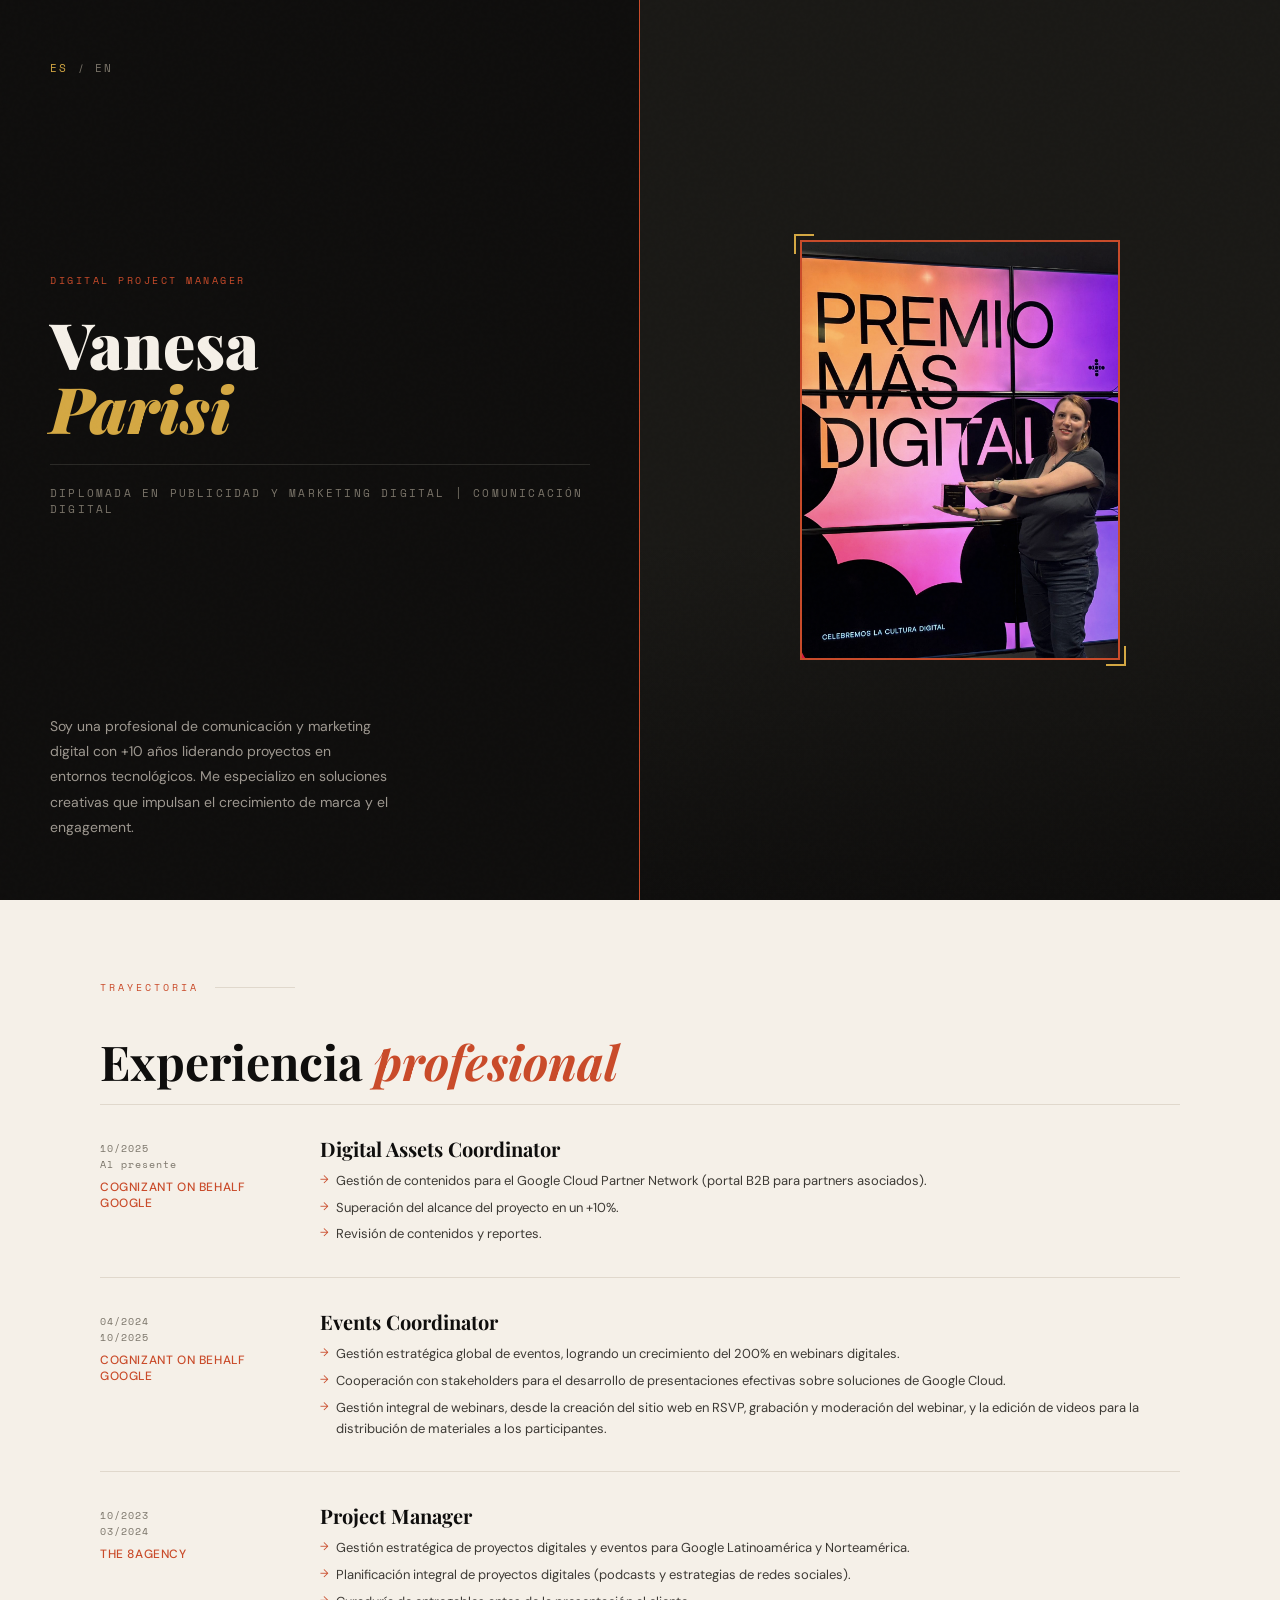
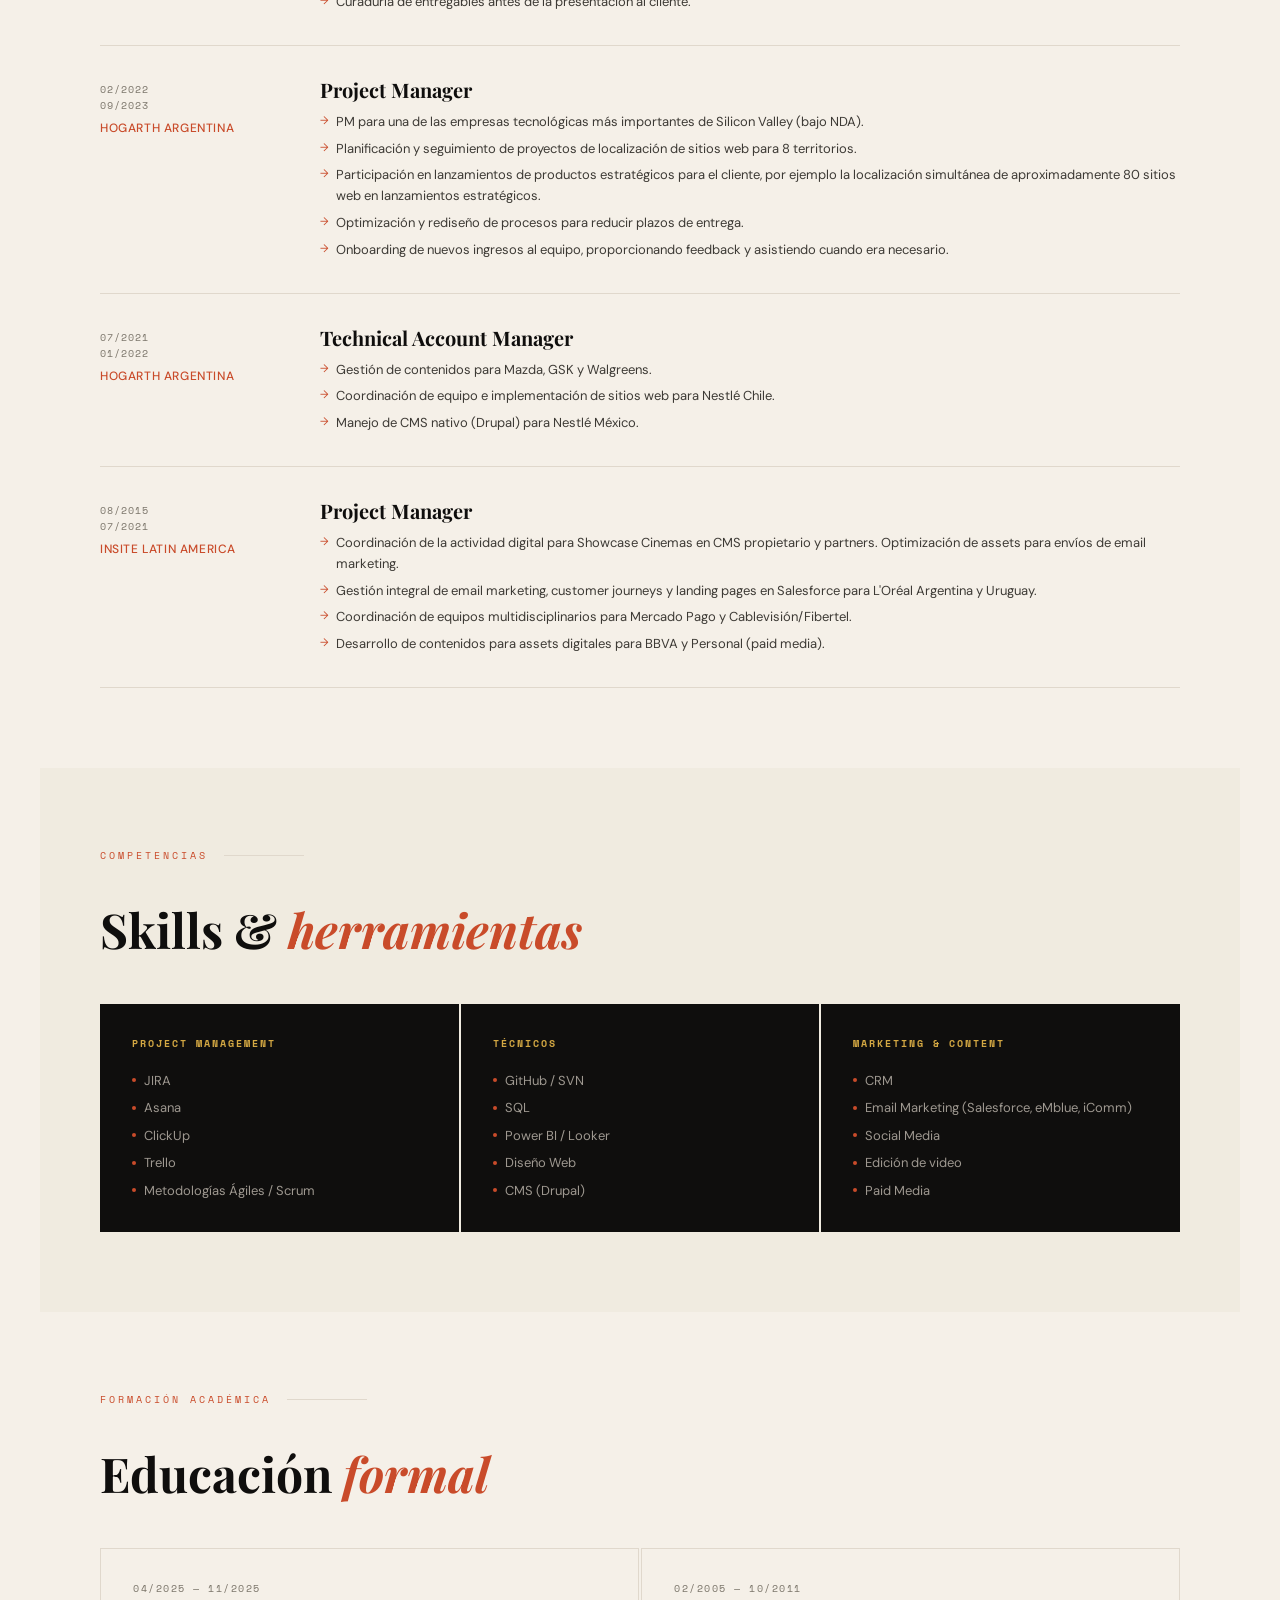
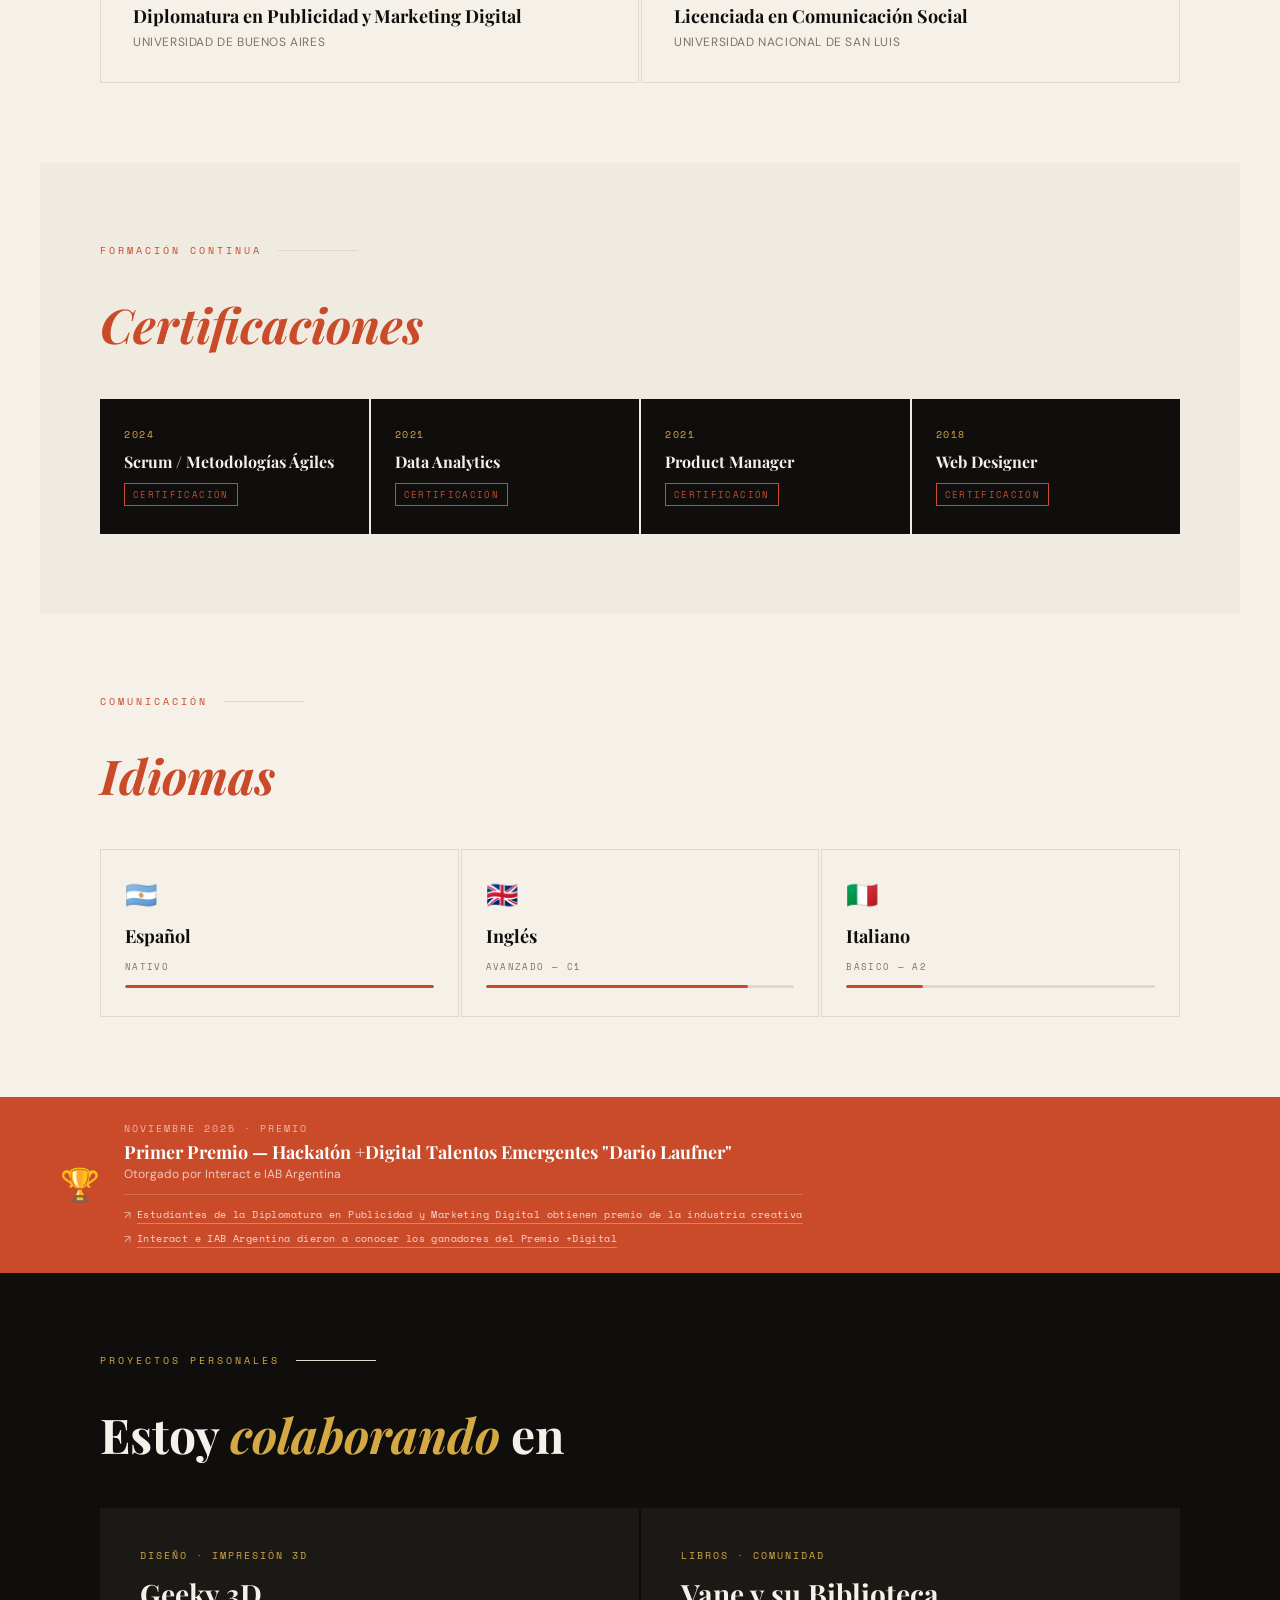
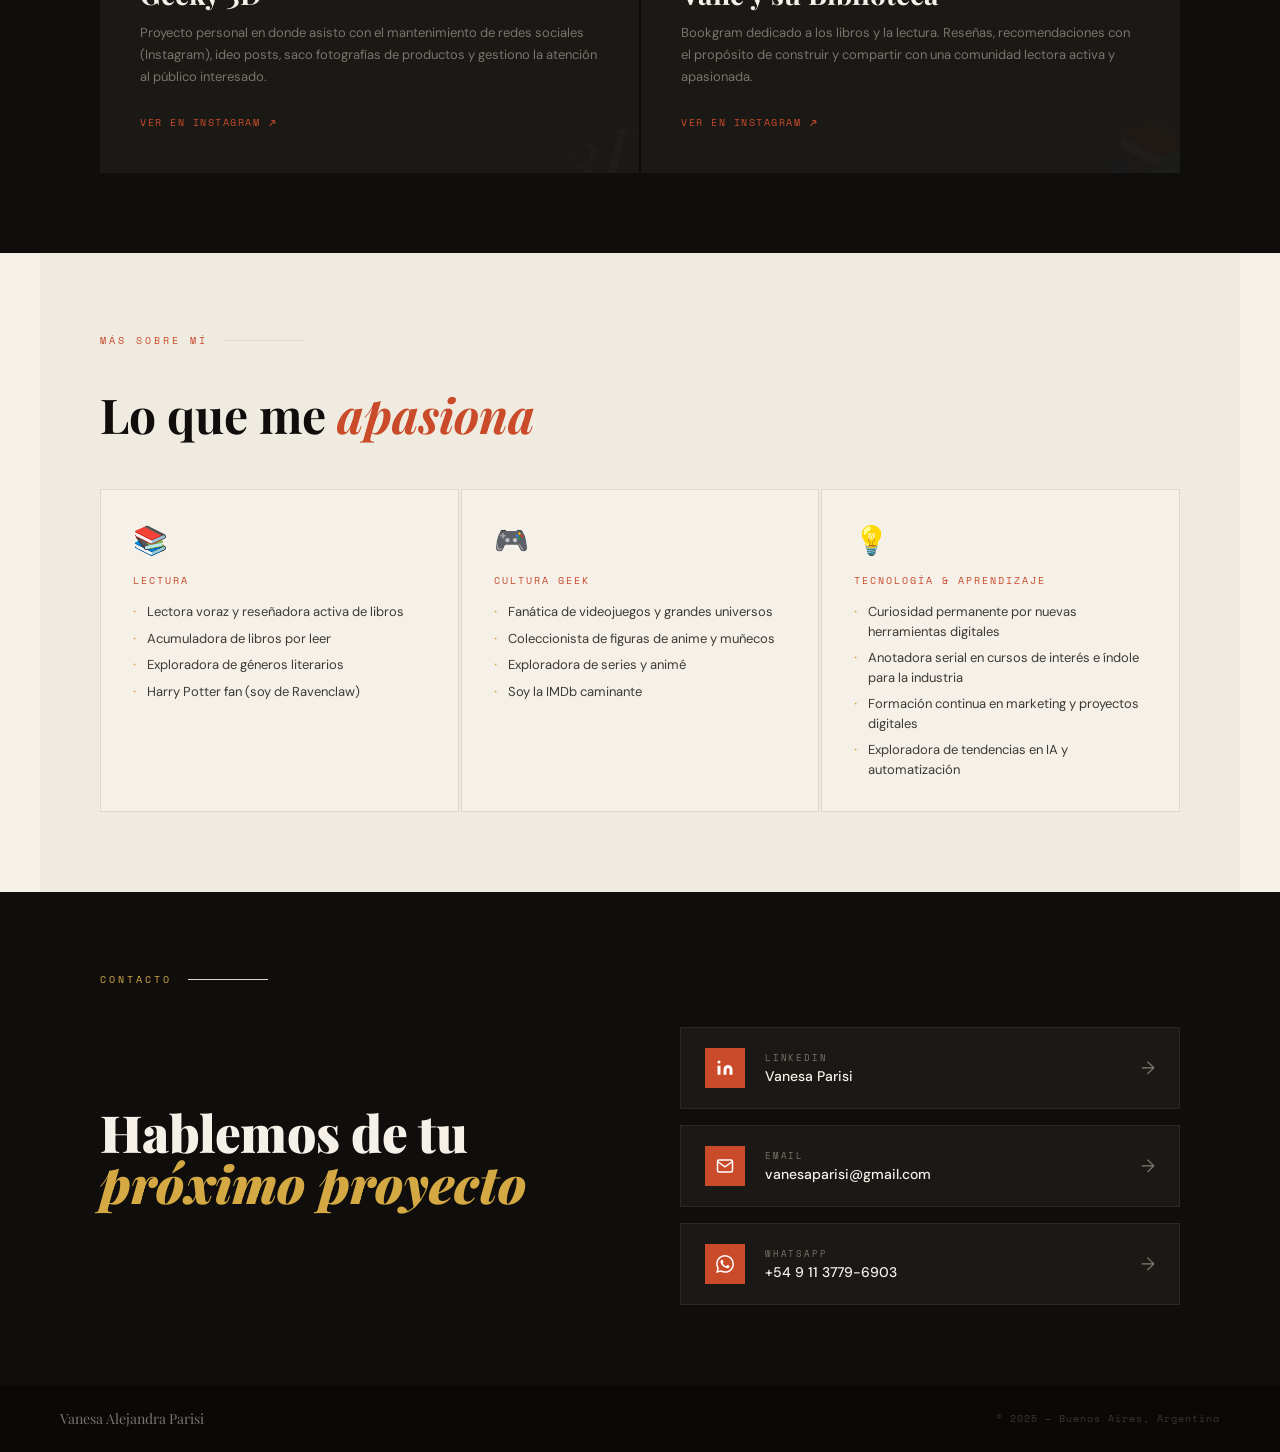
<file: index.html>
<!DOCTYPE html>
<html lang="es">

<head>
  <meta charset="UTF-8">
  <meta name="viewport" content="width=device-width, initial-scale=1.0">
  <title>Vanesa Parisi — Digital Project Manager</title>
  <link rel="preconnect" href="https://fonts.googleapis.com">
  <link rel="preconnect" href="https://fonts.gstatic.com" crossorigin>
  <link
    href="https://fonts.googleapis.com/css2?family=Playfair+Display:ital,wght@0,400;0,700;0,900;1,400;1,700&family=DM+Sans:wght@300;400;500&family=Space+Mono:ital@0;1&display=swap"
    rel="stylesheet">
  <link rel="stylesheet" href="vanesa-parisi.css">
</head>

<body>

  <!-- ══════════════════════════════════════
       HEADER
  ══════════════════════════════════════ -->
  <header>
    <div class="header-left">
      <div class="lang-switch">
        <a href="index.html" class="active">ES</a>
        <span>/</span>
        <a href="vanesa-parisi-en.html">EN</a>
      </div>

      <div class="header-name-block">
        <p class="eyebrow fade-up">Digital Project Manager</p>
        <h1 class="fade-up">Vanesa<br><em>Parisi</em></h1>
        <p class="title-tag fade-up">Diplomada en Publicidad y Marketing Digital | Comunicación Digital</p>
      </div>

      <p class="header-bio">
        Soy una profesional de comunicación y marketing digital con +10 años liderando proyectos en entornos
        tecnológicos. Me especializo en soluciones creativas que impulsan el crecimiento de marca y el engagement.
      </p>
    </div><!-- /.header-left -->

    <div class="header-right">
      <div class="photo-container">
        <span class="photo-corner tl"></span>
        <span class="photo-corner br"></span>
        <div class="photo-frame">
          <img src="vparisi_premio.JPG" alt="Vanesa Parisi"
            onerror="this.style.display='none';this.parentElement.querySelector('.photo-fallback').style.display='flex';">
          <div class="photo-fallback" aria-hidden="true">
            <svg width="40" height="40" viewBox="0 0 24 24" fill="none" stroke="currentColor" stroke-width="1.5">
              <circle cx="12" cy="8" r="4" />
              <path d="M4 20c0-4 3.6-7 8-7s8 3 8 7" />
            </svg>
          </div>
        </div>
      </div>
    </div><!-- /.header-right -->
  </header>

  <!-- ══════════════════════════════════════
       1. EXPERIENCIA
  ══════════════════════════════════════ -->
  <section id="experiencia" class="bg-cream">
    <p class="section-label">Trayectoria</p>
    <h2>Experiencia <em>profesional</em></h2>

    <div class="exp-grid">

      <div class="exp-item">
        <div class="exp-meta">
          <p class="exp-date">10/2025<br>Al presente</p>
          <p class="exp-company">Cognizant on behalf Google</p>
        </div>
        <div>
          <p class="exp-role">Digital Assets Coordinator</p>
          <ul class="exp-highlights">
            <li>Gestión de contenidos para el Google Cloud Partner Network (portal B2B para partners asociados).</li>
            <li>Superación del alcance del proyecto en un +10%.</li>
            <li>Revisión de contenidos y reportes.</li>
          </ul>
        </div>
      </div><!-- /.exp-item -->

      <div class="exp-item">
        <div class="exp-meta">
          <p class="exp-date">04/2024<br>10/2025</p>
          <p class="exp-company">Cognizant on behalf Google</p>
        </div>
        <div>
          <p class="exp-role">Events Coordinator</p>
          <ul class="exp-highlights">
            <li>Gestión estratégica global de eventos, logrando un crecimiento del 200% en webinars digitales.</li>
            <li>Cooperación con stakeholders para el desarrollo de presentaciones efectivas sobre soluciones de Google
              Cloud.</li>
            <li>Gestión integral de webinars, desde la creación del sitio web en RSVP, grabación y moderación del
              webinar, y la edición de videos para la distribución de materiales a los participantes.</li>
          </ul>
        </div>
      </div><!-- /.exp-item -->

      <div class="exp-item">
        <div class="exp-meta">
          <p class="exp-date">10/2023<br>03/2024</p>
          <p class="exp-company">The 8Agency</p>
        </div>
        <div>
          <p class="exp-role">Project Manager</p>
          <ul class="exp-highlights">
            <li>Gestión estratégica de proyectos digitales y eventos para Google Latinoamérica y Norteamérica.</li>
            <li>Planificación integral de proyectos digitales (podcasts y estrategias de redes sociales).</li>
            <li>Curaduría de entregables antes de la presentación al cliente.</li>
          </ul>
        </div>
      </div><!-- /.exp-item -->

      <div class="exp-item">
        <div class="exp-meta">
          <p class="exp-date">02/2022<br>09/2023</p>
          <p class="exp-company">Hogarth Argentina</p>
        </div>
        <div>
          <p class="exp-role">Project Manager</p>
          <ul class="exp-highlights">
            <li>PM para una de las empresas tecnológicas más importantes de Silicon Valley (bajo NDA).</li>
            <li>Planificación y seguimiento de proyectos de localización de sitios web para 8 territorios.</li>
            <li>Participación en lanzamientos de productos estratégicos para el cliente, por ejemplo la localización
              simultánea de aproximadamente 80 sitios web en lanzamientos estratégicos.</li>
            <li>Optimización y rediseño de procesos para reducir plazos de entrega.</li>
            <li>Onboarding de nuevos ingresos al equipo, proporcionando feedback y asistiendo cuando era necesario.</li>
          </ul>
        </div>
      </div><!-- /.exp-item -->

      <div class="exp-item">
        <div class="exp-meta">
          <p class="exp-date">07/2021<br>01/2022</p>
          <p class="exp-company">Hogarth Argentina</p>
        </div>
        <div>
          <p class="exp-role">Technical Account Manager</p>
          <ul class="exp-highlights">
            <li>Gestión de contenidos para Mazda, GSK y Walgreens.</li>
            <li>Coordinación de equipo e implementación de sitios web para Nestlé Chile.</li>
            <li>Manejo de CMS nativo (Drupal) para Nestlé México.</li>
          </ul>
        </div>
      </div><!-- /.exp-item -->

      <div class="exp-item">
        <div class="exp-meta">
          <p class="exp-date">08/2015<br>07/2021</p>
          <p class="exp-company">Insite Latin America</p>
        </div>
        <div>
          <p class="exp-role">Project Manager</p>
          <ul class="exp-highlights">
            <li>Coordinación de la actividad digital para Showcase Cinemas en CMS propietario y partners. Optimización
              de assets para envíos de email marketing.</li>
            <li>Gestión integral de email marketing, customer journeys y landing pages en Salesforce para L'Oréal
              Argentina y Uruguay.</li>
            <li>Coordinación de equipos multidisciplinarios para Mercado Pago y Cablevisión/Fibertel.</li>
            <li>Desarrollo de contenidos para assets digitales para BBVA y Personal (paid media).</li>
          </ul>
        </div>
      </div><!-- /.exp-item -->

    </div><!-- /.exp-grid -->
  </section>

  <!-- ══════════════════════════════════════
       2. HABILIDADES
  ══════════════════════════════════════ -->
  <section id="habilidades" class="bg-cream-dark">
    <p class="section-label">Competencias</p>
    <h2>Skills &amp; <em>herramientas</em></h2>

    <div class="skills-layout">
      <div class="skill-block">
        <h3>Project Management</h3>
        <ul class="skill-list">
          <li>JIRA</li>
          <li>Asana</li>
          <li>ClickUp</li>
          <li>Trello</li>
          <li>Metodologías Ágiles / Scrum</li>
        </ul>
      </div>
      <div class="skill-block">
        <h3>Técnicos</h3>
        <ul class="skill-list">
          <li>GitHub / SVN</li>
          <li>SQL</li>
          <li>Power BI / Looker</li>
          <li>Diseño Web</li>
          <li>CMS (Drupal)</li>
        </ul>
      </div>
      <div class="skill-block">
        <h3>Marketing &amp; Content</h3>
        <ul class="skill-list">
          <li>CRM</li>
          <li>Email Marketing (Salesforce, eMblue, iComm)</li>
          <li>Social Media</li>
          <li>Edición de video</li>
          <li>Paid Media</li>
        </ul>
      </div>
    </div><!-- /.skills-layout -->
  </section>

  <!-- ══════════════════════════════════════
       3. EDUCACIÓN
  ══════════════════════════════════════ -->
  <section id="educacion" class="bg-cream">
    <p class="section-label">Formación académica</p>
    <h2>Educación <em>formal</em></h2>

    <div class="edu-grid">
      <div class="edu-card">
        <p class="edu-year">04/2025 — 11/2025</p>
        <p class="edu-title">Diplomatura en Publicidad y Marketing Digital</p>
        <p class="edu-institution">Universidad de Buenos Aires</p>
      </div>
      <div class="edu-card">
        <p class="edu-year">02/2005 — 10/2011</p>
        <p class="edu-title">Licenciada en Comunicación Social</p>
        <p class="edu-institution">Universidad Nacional de San Luis</p>
      </div>
    </div><!-- /.edu-grid -->
  </section>

  <!-- ══════════════════════════════════════
       4. CERTIFICACIONES
  ══════════════════════════════════════ -->
  <section id="certificaciones" class="bg-cream-dark">
    <p class="section-label">Formación continua</p>
    <h2><em>Certificaciones</em></h2>

    <div class="cert-grid">
      <div class="cert-card">
        <p class="cert-year">2024</p>
        <p class="cert-title">Scrum / Metodologías Ágiles</p>
        <span class="cert-badge">
          <a href="https://pub.coderhouse.com/legacy-certificates/674a0d209cbab817f3915d03?lang=es" target="_blank"
            rel="noopener noreferrer">Certificación</a>
        </span>
      </div>
      <div class="cert-card">
        <p class="cert-year">2021</p>
        <p class="cert-title">Data Analytics</p>
        <span class="cert-badge">
          <a href="https://pub.coderhouse.com/legacy-certificates/61212e019fae6803410b8d9a?lang=es" target="_blank"
            rel="noopener noreferrer">Certificación</a>
        </span>
      </div>
      <div class="cert-card">
        <p class="cert-year">2021</p>
        <p class="cert-title">Product Manager</p>
        <span class="cert-badge">
          <a href="https://pub.coderhouse.com/legacy-certificates/603c345a98a0370095505def?lang=es" target="_blank"
            rel="noopener noreferrer">Certificación</a>
        </span>
      </div>
      <div class="cert-card">
        <p class="cert-year">2018</p>
        <p class="cert-title">Web Designer</p>
        <span class="cert-badge">
          <a href="https://pub.coderhouse.com/legacy-certificates/5b0178a9ec4f2000041965c7?lang=es" target="_blank"
            rel="noopener noreferrer">Certificación</a>
        </span>
      </div>
    </div><!-- /.cert-grid -->
  </section>

  <!-- ══════════════════════════════════════
       5. IDIOMAS
  ══════════════════════════════════════ -->
  <section id="idiomas" class="bg-cream">
    <p class="section-label">Comunicación</p>
    <h2><em>Idiomas</em></h2>

    <div class="lang-grid">
      <div class="lang-card">
        <span class="lang-flag">🇦🇷</span>
        <p class="lang-name">Español</p>
        <p class="lang-level-label">Nativo</p>
        <div class="lang-bar-track">
          <div class="lang-bar-fill" style="width:100%"></div>
        </div>
      </div>
      <div class="lang-card">
        <span class="lang-flag">🇬🇧</span>
        <p class="lang-name">Inglés</p>
        <p class="lang-level-label">Avanzado — C1</p>
        <div class="lang-bar-track">
          <div class="lang-bar-fill" style="width:85%"></div>
        </div>
      </div>
      <div class="lang-card">
        <span class="lang-flag">🇮🇹</span>
        <p class="lang-name">Italiano</p>
        <p class="lang-level-label">Básico — A2</p>
        <div class="lang-bar-track">
          <div class="lang-bar-fill" style="width:25%"></div>
        </div>
      </div>
    </div><!-- /.lang-grid -->
  </section>

  <!-- ══════════════════════════════════════
       PREMIO
  ══════════════════════════════════════ -->
  <div class="award-banner" role="region" aria-label="Premio">
    <span class="award-icon" aria-hidden="true">🏆</span>
    <div class="award-text">
      <p class="award-label">Noviembre 2025 · Premio</p>
      <p class="award-title">Primer Premio — Hackatón +Digital Talentos Emergentes "Dario Laufner"</p>
      <p class="award-org">Otorgado por Interact e IAB Argentina</p>
      <ul class="award-links">
        <li>
          <a href="https://www.sociales.uba.ar/2026/02/23/estudiantesdiplomktdigital/" target="_blank"
            rel="noopener noreferrer">
            Estudiantes de la Diplomatura en Publicidad y Marketing Digital obtienen premio de la industria creativa
          </a>
        </li>
        <li>
          <a href="https://interact.org.ar/news-interact-e-iab-argentina-dieron-a-conocer-los-ganadores-del-premio-digital"
            target="_blank" rel="noopener noreferrer">
            Interact e IAB Argentina dieron a conocer los ganadores del Premio +Digital
          </a>
        </li>
      </ul>
    </div>
  </div>

  <!-- ══════════════════════════════════════
       6. PROYECTOS PERSONALES
  ══════════════════════════════════════ -->
  <div id="proyectos" class="section-dark">
    <div class="inner">
      <p class="section-label">Proyectos personales</p>
      <h2>Estoy <em>colaborando</em> en</h2>

      <div class="projects-grid">
        <a href="https://www.instagram.com/geeky3d.ar/" target="_blank" rel="noopener noreferrer" class="project-card">
          <p class="project-tag">Diseño · Impresión 3D</p>
          <p class="project-name">Geeky 3D</p>
          <p class="project-desc">Proyecto personal en donde asisto con el mantenimiento de redes sociales (Instagram),
            ideo posts, saco fotografías de productos y gestiono la atención al público interesado.</p>
          <span class="project-link">Ver en Instagram</span>
          <span class="project-deco" aria-hidden="true">3D</span>
        </a>

        <a href="https://www.instagram.com/vaneysubiblioteca/" target="_blank" rel="noopener noreferrer"
          class="project-card">
          <p class="project-tag">Libros · Comunidad</p>
          <p class="project-name">Vane y su Biblioteca</p>
          <p class="project-desc">Bookgram dedicado a los libros y la lectura. Reseñas, recomendaciones con el propósito
            de construir y compartir con una comunidad lectora activa y apasionada.</p>
          <span class="project-link">Ver en Instagram</span>
          <span class="project-deco" aria-hidden="true">📚</span>
        </a>
      </div><!-- /.projects-grid -->
    </div><!-- /.inner -->
  </div>

  <!-- ══════════════════════════════════════
       7. HOBBIES
  ══════════════════════════════════════ -->
  <section id="hobbies" class="bg-cream-dark">
    <p class="section-label">Más sobre mí</p>
    <h2>Lo que me <em>apasiona</em></h2>

    <div class="hobbies-grid">

      <div class="hobby-card">
        <span class="hobby-emoji">📚</span>
        <p class="hobby-category">Lectura</p>
        <ul class="hobby-list">
          <li>Lectora voraz y reseñadora activa de libros</li>
          <li>Acumuladora de libros por leer</li>
          <li>Exploradora de géneros literarios</li>
          <li>Harry Potter fan (soy de Ravenclaw)</li>
        </ul>
      </div>

      <div class="hobby-card">
        <span class="hobby-emoji">🎮</span>
        <p class="hobby-category">Cultura Geek</p>
        <ul class="hobby-list">
          <li>Fanática de videojuegos y grandes universos</li>
          <li>Coleccionista de figuras de anime y muñecos</li>
          <li>Exploradora de series y animé</li>
          <li>Soy la IMDb caminante</li>
        </ul>
      </div>

      <div class="hobby-card">
        <span class="hobby-emoji">💡</span>
        <p class="hobby-category">Tecnología &amp; Aprendizaje</p>
        <ul class="hobby-list">
          <li>Curiosidad permanente por nuevas herramientas digitales</li>
          <li>Anotadora serial en cursos de interés e índole para la industria</li>
          <li>Formación continua en marketing y proyectos digitales</li>
          <li>Exploradora de tendencias en IA y automatización</li>
        </ul>
      </div>

    </div><!-- /.hobbies-grid -->
  </section>

  <!-- ══════════════════════════════════════
       8. CONTACTO
  ══════════════════════════════════════ -->
  <div id="contacto" class="section-dark">
    <div class="inner">
      <p class="section-label">Contacto</p>

      <div class="contact-layout">
        <div>
          <h2 class="contact-headline">Hablemos de tu <em>próximo proyecto</em></h2>
        </div>

        <div class="contact-links">

          <a href="https://www.linkedin.com/in/vanesaparisi" target="_blank" rel="noopener noreferrer"
            class="contact-item">
            <div class="contact-icon">
              <svg width="18" height="18" viewBox="0 0 24 24" fill="white" aria-hidden="true">
                <path d="M16 8a6 6 0 0 1 6 6v7h-4v-7a2 2 0 0 0-2-2 2 2 0 0 0-2 2v7h-4v-7a6 6 0 0 1 6-6z" />
                <rect x="2" y="9" width="4" height="12" />
                <circle cx="4" cy="4" r="2" />
              </svg>
            </div>
            <div class="contact-detail">
              <p class="contact-type">LinkedIn</p>
              <p class="contact-value">Vanesa Parisi</p>
            </div>
            <span class="contact-arrow" aria-hidden="true">→</span>
          </a>

          <a href="mailto:vanesaparisi@gmail.com" class="contact-item">
            <div class="contact-icon">
              <svg width="18" height="18" viewBox="0 0 24 24" fill="none" stroke="white" stroke-width="2"
                aria-hidden="true">
                <path d="M4 4h16c1.1 0 2 .9 2 2v12c0 1.1-.9 2-2 2H4c-1.1 0-2-.9-2-2V6c0-1.1.9-2 2-2z" />
                <polyline points="22,6 12,13 2,6" />
              </svg>
            </div>
            <div class="contact-detail">
              <p class="contact-type">Email</p>
              <p class="contact-value">vanesaparisi@gmail.com</p>
            </div>
            <span class="contact-arrow" aria-hidden="true">→</span>
          </a>

          <a href="https://wa.me/5491137796903" target="_blank" rel="noopener noreferrer" class="contact-item">
            <div class="contact-icon">
              <svg width="18" height="18" viewBox="0 0 24 24" fill="white" aria-hidden="true">
                <path
                  d="M17.472 14.382c-.297-.149-1.758-.867-2.03-.967-.273-.099-.471-.148-.67.15-.197.297-.767.966-.94 1.164-.173.199-.347.223-.644.075-.297-.15-1.255-.463-2.39-1.475-.883-.788-1.48-1.761-1.653-2.059-.173-.297-.018-.458.13-.606.134-.133.298-.347.446-.52.149-.174.198-.298.298-.497.099-.198.05-.371-.025-.52-.075-.149-.669-1.612-.916-2.207-.242-.579-.487-.5-.669-.51-.173-.008-.371-.01-.57-.01-.198 0-.52.074-.792.372-.272.297-1.04 1.016-1.04 2.479 0 1.462 1.065 2.875 1.213 3.074.149.198 2.096 3.2 5.077 4.487.709.306 1.262.489 1.694.625.712.227 1.36.195 1.871.118.571-.085 1.758-.719 2.006-1.413.248-.694.248-1.289.173-1.413-.074-.124-.272-.198-.57-.347m-5.421 7.403h-.004a9.87 9.87 0 0 1-5.031-1.378l-.361-.214-3.741.982.998-3.648-.235-.374a9.86 9.86 0 0 1-1.51-5.26c.001-5.45 4.436-9.884 9.888-9.884 2.64 0 5.122 1.03 6.988 2.898a9.825 9.825 0 0 1 2.893 6.994c-.003 5.45-4.437 9.884-9.885 9.884m8.413-18.297A11.815 11.815 0 0 0 12.05 0C5.495 0 .16 5.335.157 11.892c0 2.096.547 4.142 1.588 5.945L.057 24l6.305-1.654a11.882 11.882 0 0 0 5.683 1.448h.005c6.554 0 11.89-5.335 11.893-11.893a11.821 11.821 0 0 0-3.48-8.413z" />
              </svg>
            </div>
            <div class="contact-detail">
              <p class="contact-type">WhatsApp</p>
              <p class="contact-value">+54 9 11 3779-6903</p>
            </div>
            <span class="contact-arrow" aria-hidden="true">→</span>
          </a>

        </div><!-- /.contact-links -->
      </div><!-- /.contact-layout -->
    </div><!-- /.inner -->
  </div>

  <!-- ══════════════════════════════════════
       FOOTER
  ══════════════════════════════════════ -->
  <footer>
    <span class="footer-name">Vanesa Alejandra Parisi</span>
    <span class="footer-copy">© 2025 — Buenos Aires, Argentina</span>
  </footer>

  <!-- ══════════════════════════════════════
       SCRIPTS
  ══════════════════════════════════════ -->
  <script>
    var observer = new IntersectionObserver(function (entries) {
      entries.forEach(function (entry) {
        if (entry.isIntersecting) {
          entry.target.style.opacity = '1';
          entry.target.style.transform = 'translateY(0)';
        }
      });
    }, { threshold: 0.1 });

    document.querySelectorAll(
      '.exp-item, .project-card, .skill-block, .edu-card, .cert-card, .lang-card, .hobby-card'
    ).forEach(function (el) {
      el.style.opacity = '0';
      el.style.transform = 'translateY(16px)';
      el.style.transition = 'opacity 0.5s ease, transform 0.5s ease';
      observer.observe(el);
    });
  </script>

</body>

</html>
</file>
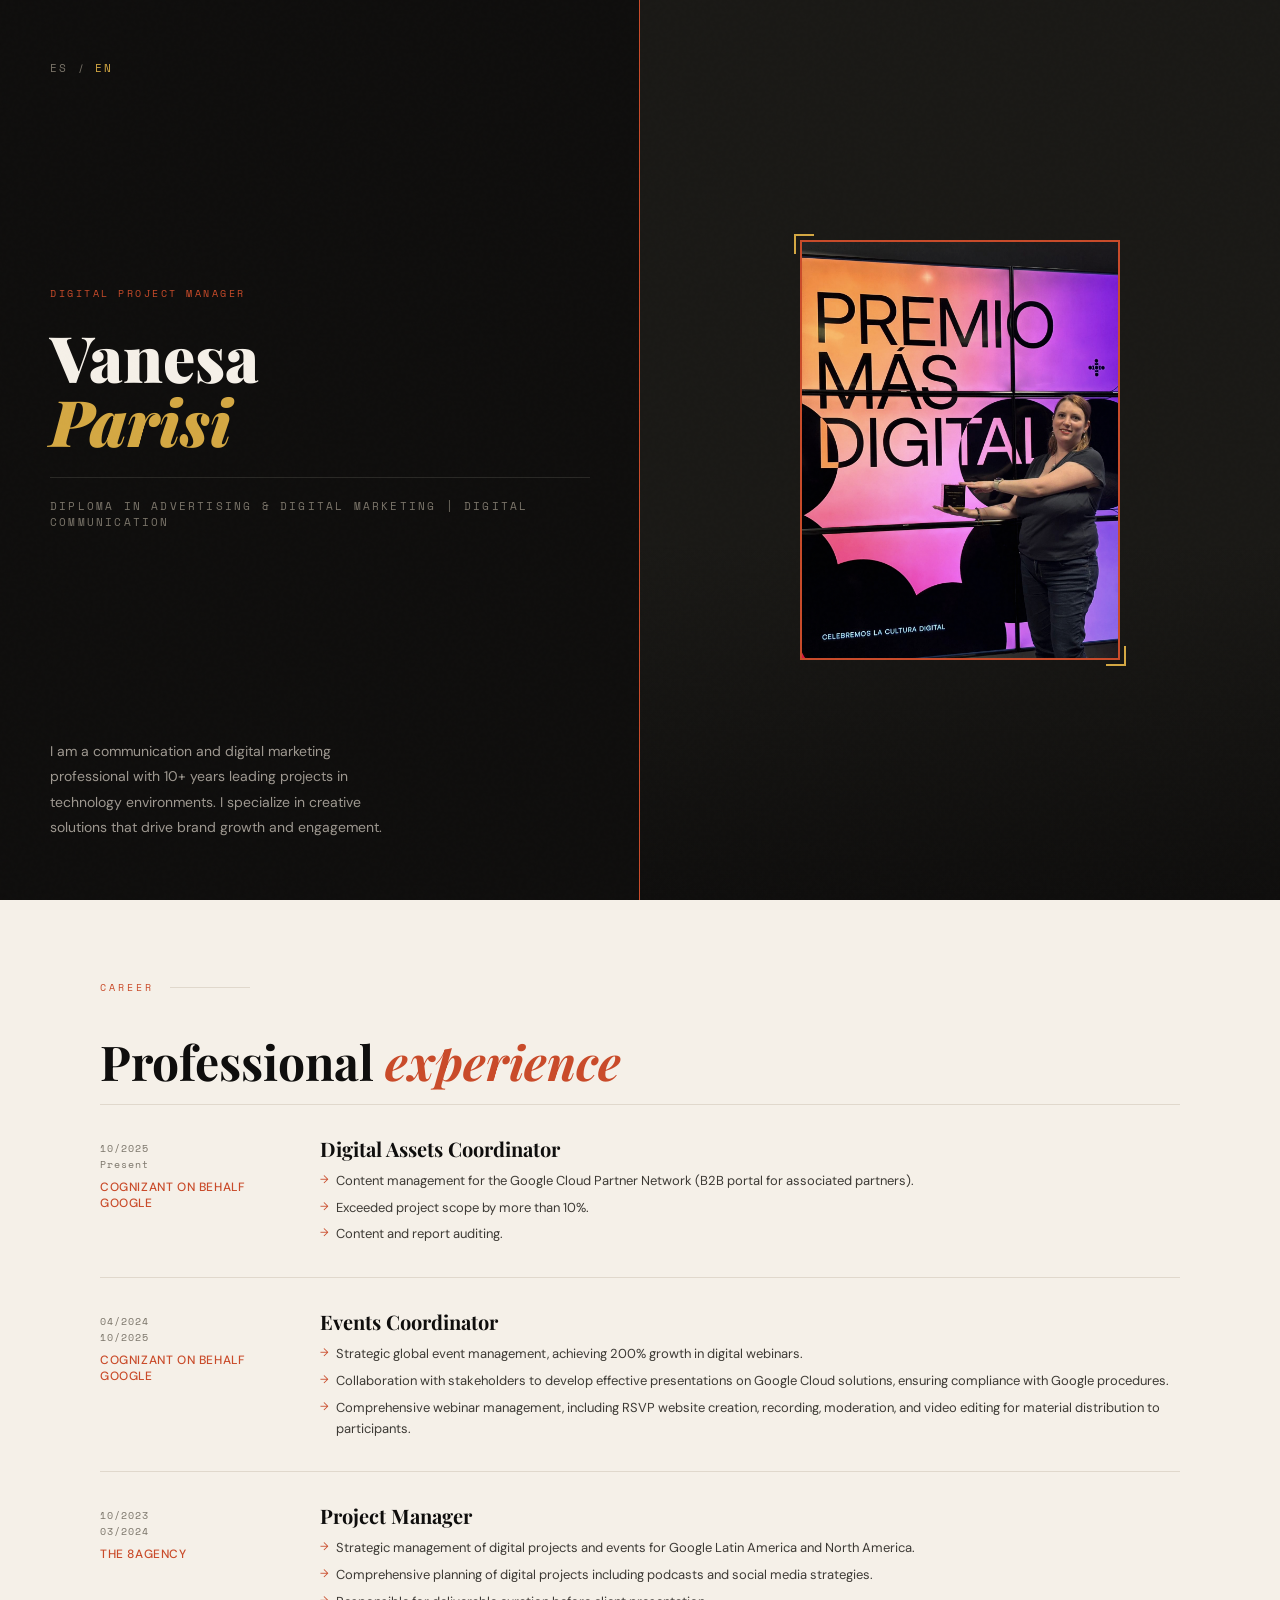
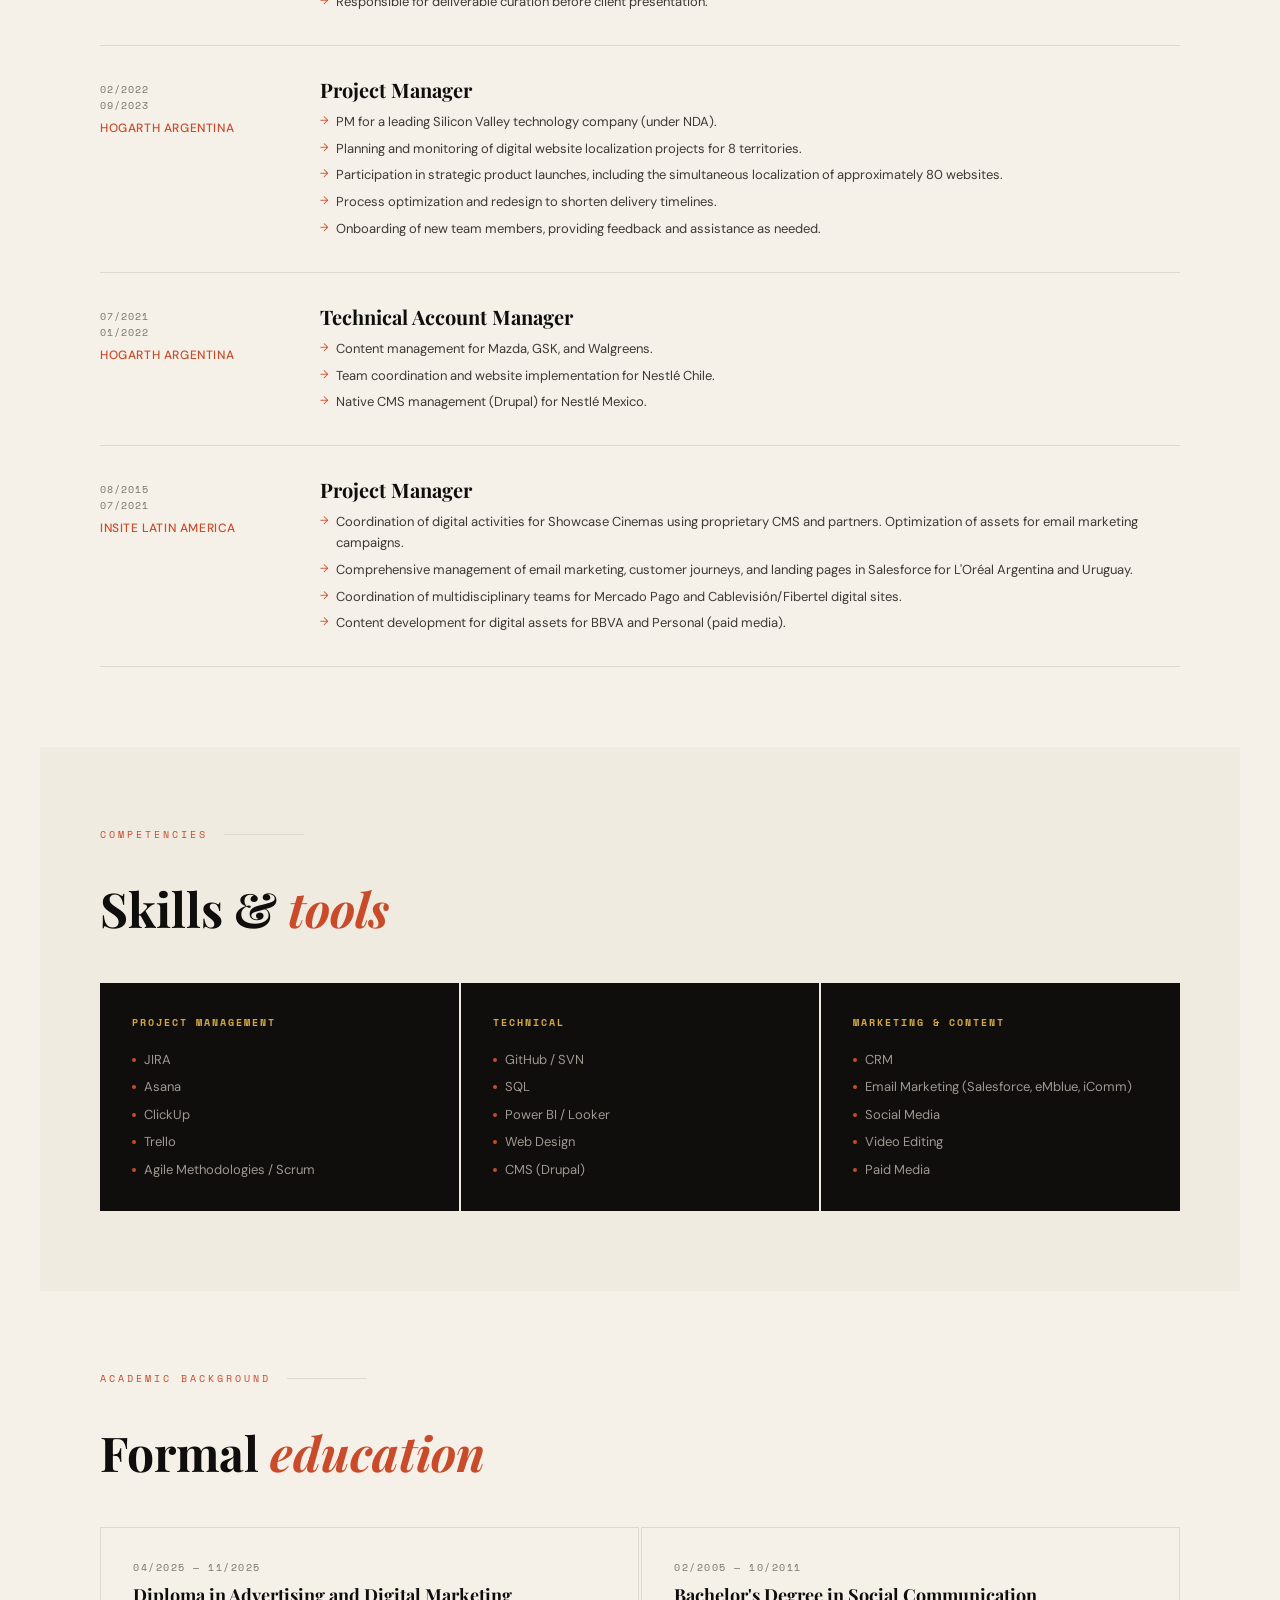
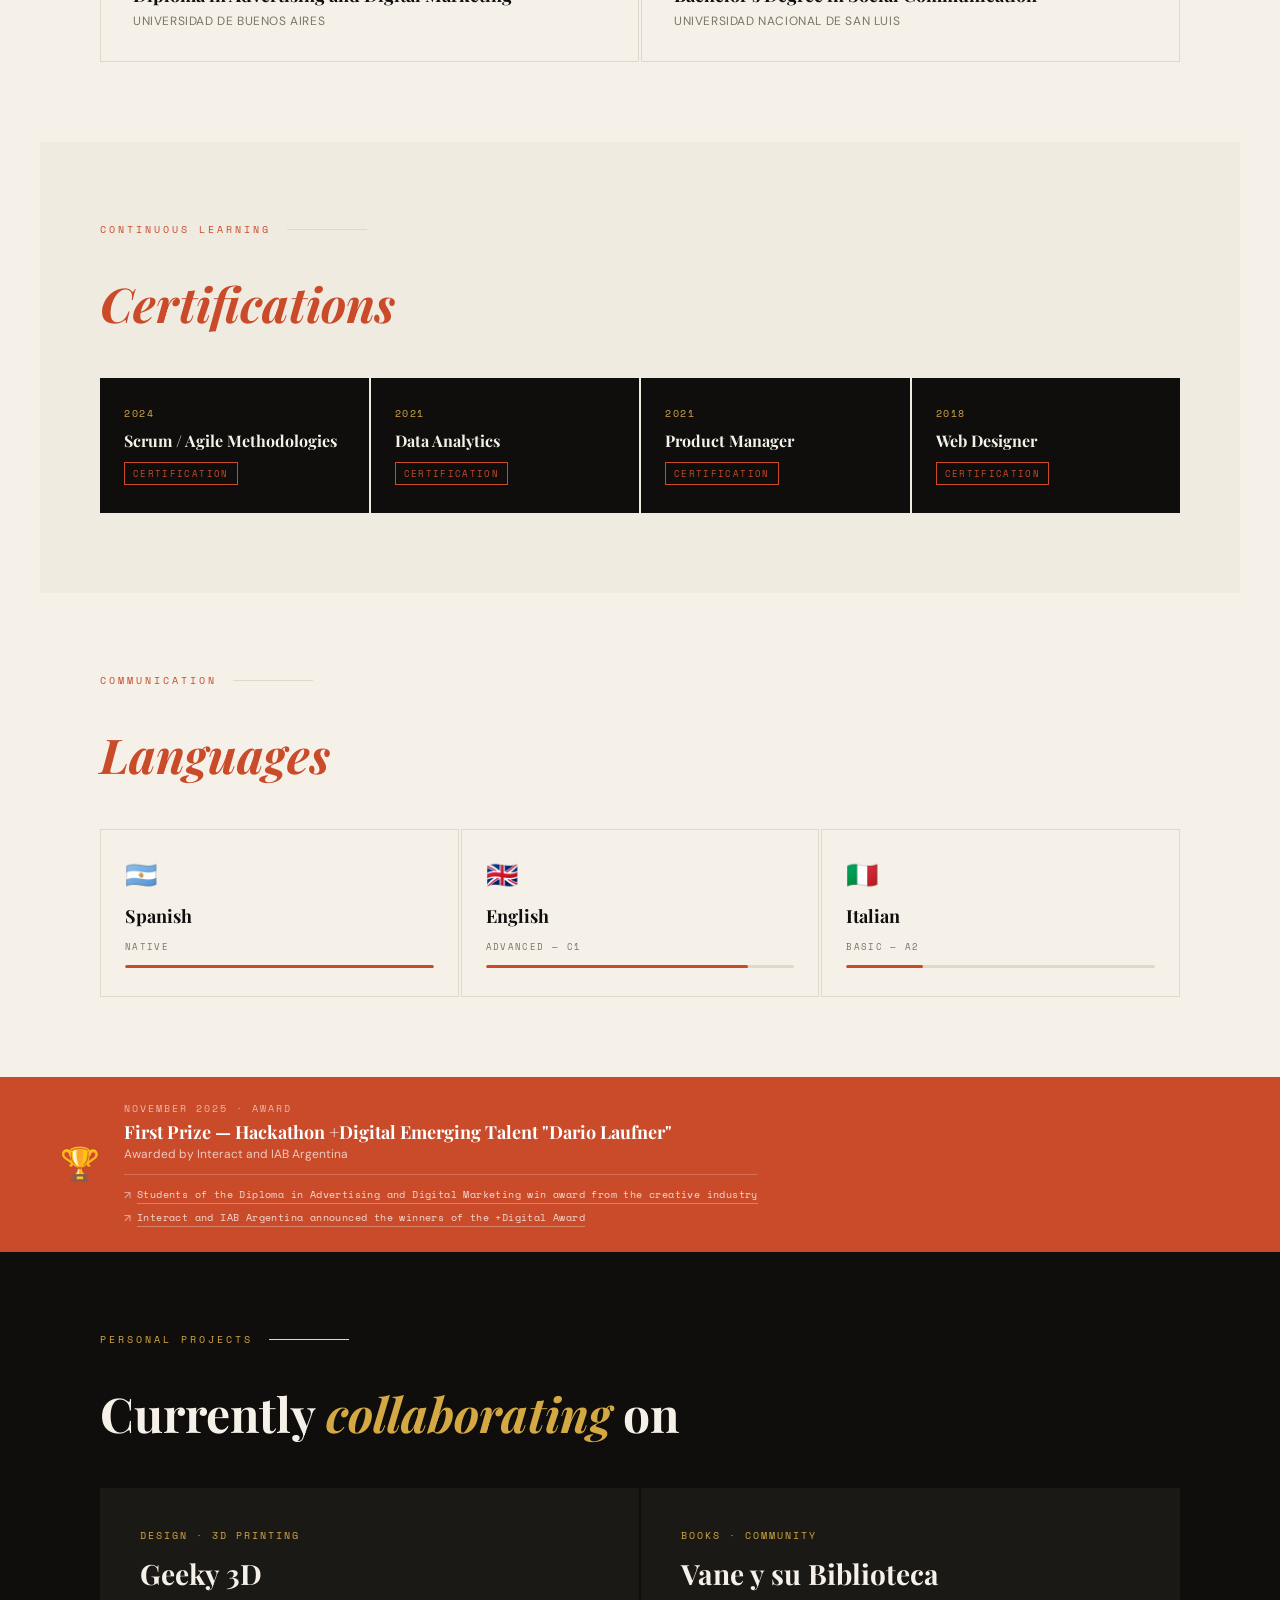
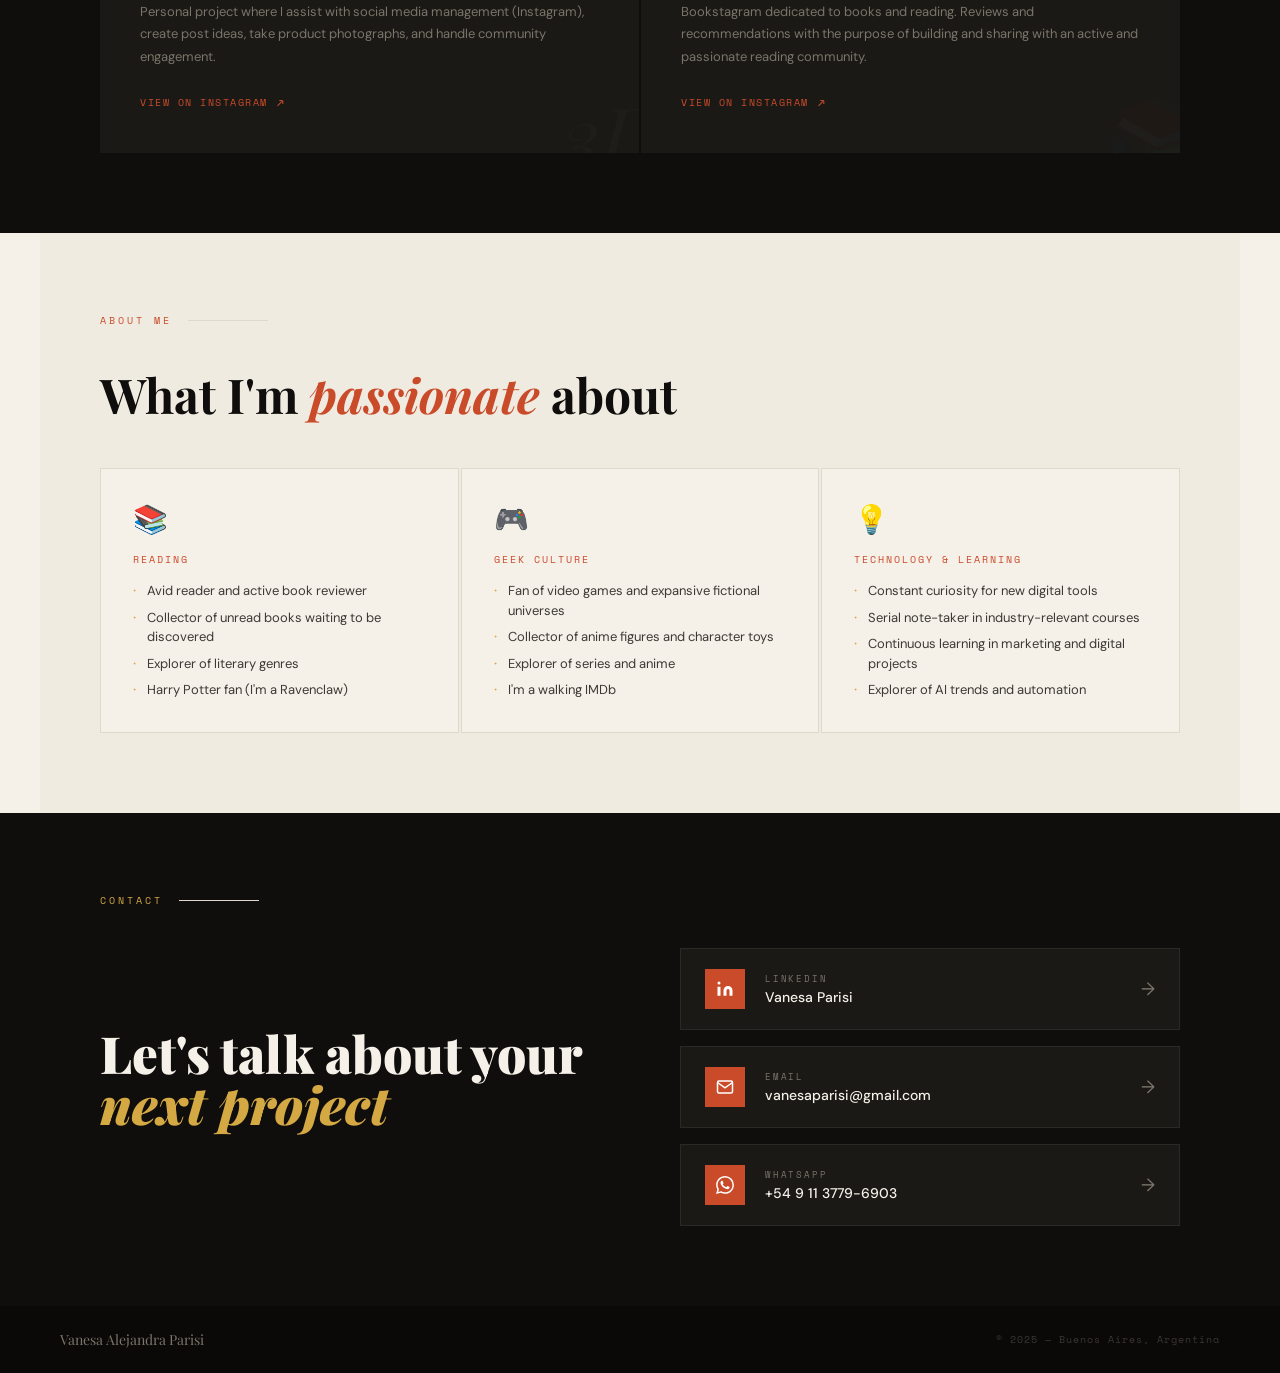
<file: vanesa-parisi-en.html>
<!DOCTYPE html>
<html lang="en">

<head>
  <meta charset="UTF-8">
  <meta name="viewport" content="width=device-width, initial-scale=1.0">
  <title>Vanesa Parisi — Digital Project Manager</title>
  <link rel="preconnect" href="https://fonts.googleapis.com">
  <link rel="preconnect" href="https://fonts.gstatic.com" crossorigin>
  <link
    href="https://fonts.googleapis.com/css2?family=Playfair+Display:ital,wght@0,400;0,700;0,900;1,400;1,700&family=DM+Sans:wght@300;400;500&family=Space+Mono:ital@0;1&display=swap"
    rel="stylesheet">
  <link rel="stylesheet" href="vanesa-parisi.css">
</head>

<body>

  <!-- ══════════════════════════════════════
       HEADER
  ══════════════════════════════════════ -->
  <header>
    <div class="header-left">
      <div class="lang-switch">
        <a href="index.html">ES</a>
        <span>/</span>
        <a href="vanesa-parisi-en.html" class="active">EN</a>
      </div>

      <div class="header-name-block">
        <p class="eyebrow fade-up">Digital Project Manager</p>
        <h1 class="fade-up">Vanesa<br><em>Parisi</em></h1>
        <p class="title-tag fade-up">Diploma in Advertising &amp; Digital Marketing | Digital Communication</p>
      </div>

      <p class="header-bio">
        I am a communication and digital marketing professional with 10+ years leading projects in technology
        environments. I specialize in creative solutions that drive brand growth and engagement.
      </p>
    </div><!-- /.header-left -->

    <div class="header-right">
      <div class="photo-container">
        <span class="photo-corner tl"></span>
        <span class="photo-corner br"></span>
        <div class="photo-frame">
          <!-- Replace "vparisi_premio.JPG" with your image filename in the same folder -->
          <img src="vparisi_premio.JPG" alt="Vanesa Parisi"
            onerror="this.style.display='none';this.parentElement.querySelector('.photo-fallback').style.display='flex';">
          <div class="photo-fallback" aria-hidden="true">
            <svg width="40" height="40" viewBox="0 0 24 24" fill="none" stroke="currentColor" stroke-width="1.5">
              <circle cx="12" cy="8" r="4" />
              <path d="M4 20c0-4 3.6-7 8-7s8 3 8 7" />
            </svg>
          </div>
        </div>
      </div>
    </div><!-- /.header-right -->
  </header>

  <!-- ══════════════════════════════════════
       1. EXPERIENCE
  ══════════════════════════════════════ -->
  <section id="experience" class="bg-cream">
    <p class="section-label">Career</p>
    <h2>Professional <em>experience</em></h2>

    <div class="exp-grid">

      <div class="exp-item">
        <div class="exp-meta">
          <p class="exp-date">10/2025<br>Present</p>
          <p class="exp-company">Cognizant on behalf Google</p>
        </div>
        <div>
          <p class="exp-role">Digital Assets Coordinator</p>
          <ul class="exp-highlights">
            <li>Content management for the Google Cloud Partner Network (B2B portal for associated partners).</li>
            <li>Exceeded project scope by more than 10%.</li>
            <li>Content and report auditing.</li>
          </ul>
        </div>
      </div><!-- /.exp-item -->

      <div class="exp-item">
        <div class="exp-meta">
          <p class="exp-date">04/2024<br>10/2025</p>
          <p class="exp-company">Cognizant on behalf Google</p>
        </div>
        <div>
          <p class="exp-role">Events Coordinator</p>
          <ul class="exp-highlights">
            <li>Strategic global event management, achieving 200% growth in digital webinars.</li>
            <li>Collaboration with stakeholders to develop effective presentations on Google Cloud solutions, ensuring
              compliance with Google procedures.</li>
            <li>Comprehensive webinar management, including RSVP website creation, recording, moderation, and video
              editing for material distribution to participants.</li>
          </ul>
        </div>
      </div><!-- /.exp-item -->

      <div class="exp-item">
        <div class="exp-meta">
          <p class="exp-date">10/2023<br>03/2024</p>
          <p class="exp-company">The 8Agency</p>
        </div>
        <div>
          <p class="exp-role">Project Manager</p>
          <ul class="exp-highlights">
            <li>Strategic management of digital projects and events for Google Latin America and North America.</li>
            <li>Comprehensive planning of digital projects including podcasts and social media strategies.</li>
            <li>Responsible for deliverable curation before client presentation.</li>
          </ul>
        </div>
      </div><!-- /.exp-item -->

      <div class="exp-item">
        <div class="exp-meta">
          <p class="exp-date">02/2022<br>09/2023</p>
          <p class="exp-company">Hogarth Argentina</p>
        </div>
        <div>
          <p class="exp-role">Project Manager</p>
          <ul class="exp-highlights">
            <li>PM for a leading Silicon Valley technology company (under NDA).</li>
            <li>Planning and monitoring of digital website localization projects for 8 territories.</li>
            <li>Participation in strategic product launches, including the simultaneous localization of approximately 80
              websites.</li>
            <li>Process optimization and redesign to shorten delivery timelines.</li>
            <li>Onboarding of new team members, providing feedback and assistance as needed.</li>
          </ul>
        </div>
      </div><!-- /.exp-item -->

      <div class="exp-item">
        <div class="exp-meta">
          <p class="exp-date">07/2021<br>01/2022</p>
          <p class="exp-company">Hogarth Argentina</p>
        </div>
        <div>
          <p class="exp-role">Technical Account Manager</p>
          <ul class="exp-highlights">
            <li>Content management for Mazda, GSK, and Walgreens.</li>
            <li>Team coordination and website implementation for Nestlé Chile.</li>
            <li>Native CMS management (Drupal) for Nestlé Mexico.</li>
          </ul>
        </div>
      </div><!-- /.exp-item -->

      <div class="exp-item">
        <div class="exp-meta">
          <p class="exp-date">08/2015<br>07/2021</p>
          <p class="exp-company">Insite Latin America</p>
        </div>
        <div>
          <p class="exp-role">Project Manager</p>
          <ul class="exp-highlights">
            <li>Coordination of digital activities for Showcase Cinemas using proprietary CMS and partners. Optimization
              of assets for email marketing campaigns.</li>
            <li>Comprehensive management of email marketing, customer journeys, and landing pages in Salesforce for
              L'Oréal Argentina and Uruguay.</li>
            <li>Coordination of multidisciplinary teams for Mercado Pago and Cablevisión/Fibertel digital sites.</li>
            <li>Content development for digital assets for BBVA and Personal (paid media).</li>
          </ul>
        </div>
      </div><!-- /.exp-item -->

    </div><!-- /.exp-grid -->
  </section>

  <!-- ══════════════════════════════════════
       2. SKILLS
  ══════════════════════════════════════ -->
  <section id="skills" class="bg-cream-dark">
    <p class="section-label">Competencies</p>
    <h2>Skills &amp; <em>tools</em></h2>

    <div class="skills-layout">
      <div class="skill-block">
        <h3>Project Management</h3>
        <ul class="skill-list">
          <li>JIRA</li>
          <li>Asana</li>
          <li>ClickUp</li>
          <li>Trello</li>
          <li>Agile Methodologies / Scrum</li>
        </ul>
      </div>
      <div class="skill-block">
        <h3>Technical</h3>
        <ul class="skill-list">
          <li>GitHub / SVN</li>
          <li>SQL</li>
          <li>Power BI / Looker</li>
          <li>Web Design</li>
          <li>CMS (Drupal)</li>
        </ul>
      </div>
      <div class="skill-block">
        <h3>Marketing &amp; Content</h3>
        <ul class="skill-list">
          <li>CRM</li>
          <li>Email Marketing (Salesforce, eMblue, iComm)</li>
          <li>Social Media</li>
          <li>Video Editing</li>
          <li>Paid Media</li>
        </ul>
      </div>
    </div><!-- /.skills-layout -->
  </section>

  <!-- ══════════════════════════════════════
       3. EDUCATION
  ══════════════════════════════════════ -->
  <section id="education" class="bg-cream">
    <p class="section-label">Academic Background</p>
    <h2>Formal <em>education</em></h2>

    <div class="edu-grid">
      <div class="edu-card">
        <p class="edu-year">04/2025 — 11/2025</p>
        <p class="edu-title">Diploma in Advertising and Digital Marketing</p>
        <p class="edu-institution">Universidad de Buenos Aires</p>
      </div>
      <div class="edu-card">
        <p class="edu-year">02/2005 — 10/2011</p>
        <p class="edu-title">Bachelor's Degree in Social Communication</p>
        <p class="edu-institution">Universidad Nacional de San Luis</p>
      </div>
    </div><!-- /.edu-grid -->
  </section>

  <!-- ══════════════════════════════════════
       4. CERTIFICATIONS
  ══════════════════════════════════════ -->
  <section id="certifications" class="bg-cream-dark">
    <p class="section-label">Continuous Learning</p>
    <h2><em>Certifications</em></h2>

    <div class="cert-grid">
      <div class="cert-card">
        <p class="cert-year">2024</p>
        <p class="cert-title">Scrum / Agile Methodologies</p>
        <span class="cert-badge">
          <a href="https://pub.coderhouse.com/legacy-certificates/674a0d209cbab817f3915d03?lang=es" target="_blank"
            rel="noopener noreferrer">Certification</a>
        </span>
      </div>
      <div class="cert-card">
        <p class="cert-year">2021</p>
        <p class="cert-title">Data Analytics</p>
        <span class="cert-badge">
          <a href="https://pub.coderhouse.com/legacy-certificates/61212e019fae6803410b8d9a?lang=es" target="_blank"
            rel="noopener noreferrer">Certification</a>
        </span>
      </div>
      <div class="cert-card">
        <p class="cert-year">2021</p>
        <p class="cert-title">Product Manager</p>
        <span class="cert-badge">
          <a href="https://pub.coderhouse.com/legacy-certificates/603c345a98a0370095505def?lang=es" target="_blank"
            rel="noopener noreferrer">Certification</a>
        </span>
      </div>
      <div class="cert-card">
        <p class="cert-year">2018</p>
        <p class="cert-title">Web Designer</p>
        <span class="cert-badge">
          <a href="https://pub.coderhouse.com/legacy-certificates/5b0178a9ec4f2000041965c7?lang=es" target="_blank"
            rel="noopener noreferrer">Certification</a>
        </span>
      </div>
    </div><!-- /.cert-grid -->
  </section>

  <!-- ══════════════════════════════════════
       5. LANGUAGES
  ══════════════════════════════════════ -->
  <section id="languages" class="bg-cream">
    <p class="section-label">Communication</p>
    <h2><em>Languages</em></h2>

    <div class="lang-grid">
      <div class="lang-card">
        <span class="lang-flag">🇦🇷</span>
        <p class="lang-name">Spanish</p>
        <p class="lang-level-label">Native</p>
        <div class="lang-bar-track">
          <div class="lang-bar-fill" style="width:100%"></div>
        </div>
      </div>
      <div class="lang-card">
        <span class="lang-flag">🇬🇧</span>
        <p class="lang-name">English</p>
        <p class="lang-level-label">Advanced — C1</p>
        <div class="lang-bar-track">
          <div class="lang-bar-fill" style="width:85%"></div>
        </div>
      </div>
      <div class="lang-card">
        <span class="lang-flag">🇮🇹</span>
        <p class="lang-name">Italian</p>
        <p class="lang-level-label">Basic — A2</p>
        <div class="lang-bar-track">
          <div class="lang-bar-fill" style="width:25%"></div>
        </div>
      </div>
    </div><!-- /.lang-grid -->
  </section>

  <!-- ══════════════════════════════════════
       AWARD
  ══════════════════════════════════════ -->
  <div class="award-banner" role="region" aria-label="Award">
    <span class="award-icon" aria-hidden="true">🏆</span>
    <div class="award-text">
      <p class="award-label">November 2025 · Award</p>
      <p class="award-title">First Prize — Hackathon +Digital Emerging Talent "Dario Laufner"</p>
      <p class="award-org">Awarded by Interact and IAB Argentina</p>
      <ul class="award-links">
        <li>
          <a href="https://www.sociales.uba.ar/2026/02/23/estudiantesdiplomktdigital/" target="_blank"
            rel="noopener noreferrer">
            Students of the Diploma in Advertising and Digital Marketing win award from the creative industry
          </a>
        </li>
        <li>
          <a href="https://interact.org.ar/news-interact-e-iab-argentina-dieron-a-conocer-los-ganadores-del-premio-digital"
            target="_blank" rel="noopener noreferrer">
            Interact and IAB Argentina announced the winners of the +Digital Award
          </a>
        </li>
      </ul>
    </div>
  </div>

  <!-- ══════════════════════════════════════
       6. PERSONAL PROJECTS
  ══════════════════════════════════════ -->
  <div id="projects" class="section-dark">
    <div class="inner">
      <p class="section-label">Personal Projects</p>
      <h2>Currently <em>collaborating</em> on</h2>

      <div class="projects-grid">
        <a href="https://www.instagram.com/geeky3d.ar/" target="_blank" rel="noopener noreferrer" class="project-card">
          <p class="project-tag">Design · 3D Printing</p>
          <p class="project-name">Geeky 3D</p>
          <p class="project-desc">Personal project where I assist with social media management (Instagram), create post
            ideas, take product photographs, and handle community engagement.</p>
          <span class="project-link">View on Instagram</span>
          <span class="project-deco" aria-hidden="true">3D</span>
        </a>

        <a href="https://www.instagram.com/vaneysubiblioteca/" target="_blank" rel="noopener noreferrer"
          class="project-card">
          <p class="project-tag">Books · Community</p>
          <p class="project-name">Vane y su Biblioteca</p>
          <p class="project-desc">Bookstagram dedicated to books and reading. Reviews and recommendations with the
            purpose of building and sharing with an active and passionate reading community.</p>
          <span class="project-link">View on Instagram</span>
          <span class="project-deco" aria-hidden="true">📚</span>
        </a>
      </div><!-- /.projects-grid -->
    </div><!-- /.inner -->
  </div>

  <!-- ══════════════════════════════════════
       7. HOBBIES
  ══════════════════════════════════════ -->
  <section id="hobbies" class="bg-cream-dark">
    <p class="section-label">About Me</p>
    <h2>What I'm <em>passionate</em> about</h2>

    <div class="hobbies-grid">

      <div class="hobby-card">
        <span class="hobby-emoji">📚</span>
        <p class="hobby-category">Reading</p>
        <ul class="hobby-list">
          <li>Avid reader and active book reviewer</li>
          <li>Collector of unread books waiting to be discovered</li>
          <li>Explorer of literary genres</li>
          <li>Harry Potter fan (I'm a Ravenclaw)</li>
        </ul>
      </div>

      <div class="hobby-card">
        <span class="hobby-emoji">🎮</span>
        <p class="hobby-category">Geek Culture</p>
        <ul class="hobby-list">
          <li>Fan of video games and expansive fictional universes</li>
          <li>Collector of anime figures and character toys</li>
          <li>Explorer of series and anime</li>
          <li>I'm a walking IMDb</li>
        </ul>
      </div>

      <div class="hobby-card">
        <span class="hobby-emoji">💡</span>
        <p class="hobby-category">Technology &amp; Learning</p>
        <ul class="hobby-list">
          <li>Constant curiosity for new digital tools</li>
          <li>Serial note-taker in industry-relevant courses</li>
          <li>Continuous learning in marketing and digital projects</li>
          <li>Explorer of AI trends and automation</li>
        </ul>
      </div>

    </div><!-- /.hobbies-grid -->
  </section>

  <!-- ══════════════════════════════════════
       8. CONTACT
  ══════════════════════════════════════ -->
  <div id="contact" class="section-dark">
    <div class="inner">
      <p class="section-label">Contact</p>

      <div class="contact-layout">
        <div>
          <h2 class="contact-headline">Let's talk about your <em>next project</em></h2>
        </div>

        <div class="contact-links">

          <a href="https://www.linkedin.com/in/vanesaparisi" target="_blank" rel="noopener noreferrer"
            class="contact-item">
            <div class="contact-icon">
              <svg width="18" height="18" viewBox="0 0 24 24" fill="white" aria-hidden="true">
                <path d="M16 8a6 6 0 0 1 6 6v7h-4v-7a2 2 0 0 0-2-2 2 2 0 0 0-2 2v7h-4v-7a6 6 0 0 1 6-6z" />
                <rect x="2" y="9" width="4" height="12" />
                <circle cx="4" cy="4" r="2" />
              </svg>
            </div>
            <div class="contact-detail">
              <p class="contact-type">LinkedIn</p>
              <p class="contact-value">Vanesa Parisi</p>
            </div>
            <span class="contact-arrow" aria-hidden="true">→</span>
          </a>

          <a href="mailto:vanesaparisi@gmail.com" class="contact-item">
            <div class="contact-icon">
              <svg width="18" height="18" viewBox="0 0 24 24" fill="none" stroke="white" stroke-width="2"
                aria-hidden="true">
                <path d="M4 4h16c1.1 0 2 .9 2 2v12c0 1.1-.9 2-2 2H4c-1.1 0-2-.9-2-2V6c0-1.1.9-2 2-2z" />
                <polyline points="22,6 12,13 2,6" />
              </svg>
            </div>
            <div class="contact-detail">
              <p class="contact-type">Email</p>
              <p class="contact-value">vanesaparisi@gmail.com</p>
            </div>
            <span class="contact-arrow" aria-hidden="true">→</span>
          </a>

          <a href="https://wa.me/5491137796903" target="_blank" rel="noopener noreferrer" class="contact-item">
            <div class="contact-icon">
              <svg width="18" height="18" viewBox="0 0 24 24" fill="white" aria-hidden="true">
                <path
                  d="M17.472 14.382c-.297-.149-1.758-.867-2.03-.967-.273-.099-.471-.148-.67.15-.197.297-.767.966-.94 1.164-.173.199-.347.223-.644.075-.297-.15-1.255-.463-2.39-1.475-.883-.788-1.48-1.761-1.653-2.059-.173-.297-.018-.458.13-.606.134-.133.298-.347.446-.52.149-.174.198-.298.298-.497.099-.198.05-.371-.025-.52-.075-.149-.669-1.612-.916-2.207-.242-.579-.487-.5-.669-.51-.173-.008-.371-.01-.57-.01-.198 0-.52.074-.792.372-.272.297-1.04 1.016-1.04 2.479 0 1.462 1.065 2.875 1.213 3.074.149.198 2.096 3.2 5.077 4.487.709.306 1.262.489 1.694.625.712.227 1.36.195 1.871.118.571-.085 1.758-.719 2.006-1.413.248-.694.248-1.289.173-1.413-.074-.124-.272-.198-.57-.347m-5.421 7.403h-.004a9.87 9.87 0 0 1-5.031-1.378l-.361-.214-3.741.982.998-3.648-.235-.374a9.86 9.86 0 0 1-1.51-5.26c.001-5.45 4.436-9.884 9.888-9.884 2.64 0 5.122 1.03 6.988 2.898a9.825 9.825 0 0 1 2.893 6.994c-.003 5.45-4.437 9.884-9.885 9.884m8.413-18.297A11.815 11.815 0 0 0 12.05 0C5.495 0 .16 5.335.157 11.892c0 2.096.547 4.142 1.588 5.945L.057 24l6.305-1.654a11.882 11.882 0 0 0 5.683 1.448h.005c6.554 0 11.89-5.335 11.893-11.893a11.821 11.821 0 0 0-3.48-8.413z" />
              </svg>
            </div>
            <div class="contact-detail">
              <p class="contact-type">WhatsApp</p>
              <p class="contact-value">+54 9 11 3779-6903</p>
            </div>
            <span class="contact-arrow" aria-hidden="true">→</span>
          </a>

        </div><!-- /.contact-links -->
      </div><!-- /.contact-layout -->
    </div><!-- /.inner -->
  </div>

  <!-- ══════════════════════════════════════
       FOOTER
  ══════════════════════════════════════ -->
  <footer>
    <span class="footer-name">Vanesa Alejandra Parisi</span>
    <span class="footer-copy">© 2025 — Buenos Aires, Argentina</span>
  </footer>

  <!-- ══════════════════════════════════════
       SCRIPTS
  ══════════════════════════════════════ -->
  <script>
    var observer = new IntersectionObserver(function (entries) {
      entries.forEach(function (entry) {
        if (entry.isIntersecting) {
          entry.target.style.opacity = '1';
          entry.target.style.transform = 'translateY(0)';
        }
      });
    }, { threshold: 0.1 });

    document.querySelectorAll(
      '.exp-item, .project-card, .skill-block, .edu-card, .cert-card, .lang-card, .hobby-card'
    ).forEach(function (el) {
      el.style.opacity = '0';
      el.style.transform = 'translateY(16px)';
      el.style.transition = 'opacity 0.5s ease, transform 0.5s ease';
      observer.observe(el);
    });
  </script>

</body>

</html>
</file>
<file: vanesa-parisi.css>
/* ============================================================
   VANESA PARISI — About Me · Shared Stylesheet
   ============================================================ */

/* ── VARIABLES ── */
:root {
  --ink: #0f0e0d;
  --cream: #f5f0e8;
  --cream-dark: #f0ebe0;
  --rust: #c94b2a;
  --gold: #d4a843;
  --muted: #7a7469;
  --light-border: #e0d8cc;
  --dark-card: #1a1916;
  --dark-bg: #0a0908;
}

/* ── RESET ── */
*,
*::before,
*::after {
  box-sizing: border-box;
  margin: 0;
  padding: 0;
}

html {
  scroll-behavior: smooth;
}

/* ── BASE ── */
body {
  font-family: 'DM Sans', sans-serif;
  background: var(--cream);
  color: var(--ink);
  overflow-x: hidden;
}

/* Noise texture overlay */
body::before {
  content: '';
  position: fixed;
  inset: 0;
  background-image: url("data:image/svg+xml,%3Csvg viewBox='0 0 256 256' xmlns='http://www.w3.org/2000/svg'%3E%3Cfilter id='noise'%3E%3CfeTurbulence type='fractalNoise' baseFrequency='0.9' numOctaves='4' stitchTiles='stitch'/%3E%3C/filter%3E%3Crect width='100%25' height='100%25' filter='url(%23noise)' opacity='0.03'/%3E%3C/svg%3E");
  pointer-events: none;
  z-index: 1000;
  opacity: 0.4;
}

/* ── ANIMATIONS ── */
@keyframes fadeUp {
  from {
    opacity: 0;
    transform: translateY(20px);
  }

  to {
    opacity: 1;
    transform: translateY(0);
  }
}

.fade-up {
  animation: fadeUp 0.7s ease forwards;
  opacity: 0;
}

.fade-up:nth-child(1) {
  animation-delay: 0.10s;
}

.fade-up:nth-child(2) {
  animation-delay: 0.25s;
}

.fade-up:nth-child(3) {
  animation-delay: 0.40s;
}

/* ── HEADER ── */
header {
  min-height: 100vh;
  display: grid;
  grid-template-columns: 1fr 1fr;
  position: relative;
  overflow: hidden;
}

.header-left {
  background: var(--ink);
  padding: 60px 50px;
  display: flex;
  flex-direction: column;
  justify-content: space-between;
  position: relative;
}

.header-left::after {
  content: '';
  position: absolute;
  top: 0;
  right: -1px;
  width: 2px;
  height: 100%;
  background: var(--rust);
}

.lang-switch {
  display: flex;
  gap: 12px;
  align-items: center;
}

.lang-switch a {
  font-family: 'Space Mono', monospace;
  font-size: 11px;
  letter-spacing: 0.15em;
  text-transform: uppercase;
  color: var(--muted);
  text-decoration: none;
  transition: color 0.2s;
}

.lang-switch a.active {
  color: var(--gold);
}

.lang-switch a:hover {
  color: var(--cream);
}

.lang-switch span {
  color: var(--muted);
  font-size: 10px;
}

.header-name-block {
  flex: 1;
  display: flex;
  flex-direction: column;
  justify-content: center;
  padding: 40px 0;
}

.eyebrow {
  font-family: 'Space Mono', monospace;
  font-size: 10px;
  letter-spacing: 0.25em;
  text-transform: uppercase;
  color: var(--rust);
  margin-bottom: 24px;
}

h1 {
  font-family: 'Playfair Display', serif;
  font-size: clamp(42px, 5vw, 72px);
  font-weight: 900;
  line-height: 1;
  color: var(--cream);
}

h1 em {
  font-style: italic;
  color: var(--gold);
}

.title-tag {
  margin-top: 24px;
  font-family: 'Space Mono', monospace;
  font-size: 11px;
  letter-spacing: 0.2em;
  text-transform: uppercase;
  color: var(--muted);
  border-top: 1px solid #2a2926;
  padding-top: 20px;
}

.header-bio {
  font-size: 14px;
  line-height: 1.8;
  color: #9e9890;
  max-width: 340px;
}

/* Photo side */
.header-right {
  background: #1a1916;
  position: relative;
  display: flex;
  align-items: center;
  justify-content: center;
  overflow: hidden;
}

.header-right::before {
  content: '';
  position: absolute;
  bottom: 0;
  left: 0;
  width: 100%;
  height: 40%;
  background: linear-gradient(to top, var(--ink), transparent);
  z-index: 2;
}

.photo-container {
  position: relative;
  width: 320px;
  height: 420px;
  z-index: 3;
}

.photo-frame {
  width: 100%;
  height: 100%;
  border: 2px solid var(--rust);
  position: relative;
  overflow: hidden;
  background: #2a2520;
}

.photo-frame img {
  width: 100%;
  height: 100%;
  object-fit: cover;
  display: block;
  filter: grayscale(20%) contrast(1.05);
}

/* Static fallback shown when foto.jpg is not found */
.photo-fallback {
  display: none;
  width: 100%;
  height: 100%;
  flex-direction: column;
  align-items: center;
  justify-content: center;
  gap: 12px;
  background: #2a2520;
}

.photo-fallback svg {
  opacity: 0.25;
  color: var(--muted);
}

.photo-fallback span {
  font-family: 'Space Mono', monospace;
  font-size: 10px;
  letter-spacing: 0.15em;
  text-transform: uppercase;
  color: var(--muted);
  text-align: center;
}

.photo-corner {
  position: absolute;
  width: 20px;
  height: 20px;
  border-color: var(--gold);
  border-style: solid;
}

.photo-corner.tl {
  top: -6px;
  left: -6px;
  border-width: 2px 0 0 2px;
}

.photo-corner.br {
  bottom: -6px;
  right: -6px;
  border-width: 0 2px 2px 0;
}

.deco-text {
  position: absolute;
  bottom: 30px;
  right: 30px;
  font-family: 'Playfair Display', serif;
  font-style: italic;
  font-size: 11px;
  color: var(--muted);
  writing-mode: vertical-rl;
  z-index: 4;
  letter-spacing: 0.1em;
}

.deco-number {
  position: absolute;
  top: 40px;
  left: 40px;
  font-family: 'Space Mono', monospace;
  font-size: 80px;
  font-weight: bold;
  color: rgba(255, 255, 255, 0.03);
  line-height: 1;
  z-index: 1;
}

/* ── SHARED SECTION STRUCTURE ── */
section {
  padding: 80px 60px;
  max-width: 1200px;
  margin: 0 auto;
}

.section-label {
  font-family: 'Space Mono', monospace;
  font-size: 10px;
  letter-spacing: 0.3em;
  text-transform: uppercase;
  color: var(--rust);
  margin-bottom: 40px;
  display: flex;
  align-items: center;
  gap: 16px;
}

.section-label::after {
  content: '';
  flex: 1;
  height: 1px;
  background: var(--light-border);
  max-width: 80px;
}

h2 {
  font-family: 'Playfair Display', serif;
  font-size: clamp(28px, 4vw, 48px);
  font-weight: 700;
  line-height: 1.1;
  margin-bottom: 16px;
}

h2 em {
  font-style: italic;
  color: var(--rust);
}

/* ── EXPERIENCE ── */
.exp-grid {
  display: grid;
  gap: 0;
}

.exp-item {
  display: grid;
  grid-template-columns: 180px 1fr;
  gap: 0 40px;
  padding: 32px 0;
  border-bottom: 1px solid var(--light-border);
}

.exp-item:first-child {
  border-top: 1px solid var(--light-border);
}

.exp-meta {
  padding-top: 4px;
}

.exp-date {
  font-family: 'Space Mono', monospace;
  font-size: 10px;
  letter-spacing: 0.1em;
  color: var(--muted);
  line-height: 1.6;
}

.exp-company {
  font-size: 12px;
  font-weight: 500;
  color: var(--rust);
  margin-top: 6px;
  text-transform: uppercase;
  letter-spacing: 0.05em;
}

.exp-role {
  font-family: 'Playfair Display', serif;
  font-size: 20px;
  font-weight: 700;
  margin-bottom: 10px;
  line-height: 1.2;
}

.exp-highlights {
  list-style: none;
  display: flex;
  flex-direction: column;
  gap: 6px;
}

.exp-highlights li {
  font-size: 13px;
  line-height: 1.6;
  color: #3d3a35;
  padding-left: 16px;
  position: relative;
}

.exp-highlights li::before {
  content: '→';
  position: absolute;
  left: 0;
  color: var(--rust);
  font-size: 11px;
}

/* ── SKILLS ── */
.skills-layout {
  display: grid;
  grid-template-columns: repeat(3, 1fr);
  gap: 2px;
  margin-top: 48px;
}

.skill-block {
  background: var(--ink);
  padding: 32px;
  color: var(--cream);
}

.skill-block h3 {
  font-family: 'Space Mono', monospace;
  font-size: 10px;
  letter-spacing: 0.2em;
  text-transform: uppercase;
  color: var(--gold);
  margin-bottom: 20px;
}

.skill-list {
  list-style: none;
  display: flex;
  flex-direction: column;
  gap: 8px;
}

.skill-list li {
  font-size: 13px;
  line-height: 1.5;
  color: #9e9890;
  display: flex;
  align-items: center;
  gap: 8px;
}

.skill-list li::before {
  content: '';
  width: 4px;
  height: 4px;
  background: var(--rust);
  border-radius: 50%;
  flex-shrink: 0;
}

/* ── EDUCATION ── */
.edu-grid {
  display: grid;
  grid-template-columns: 1fr 1fr;
  gap: 2px;
  margin-top: 48px;
}

.edu-card {
  background: var(--cream);
  border: 1px solid var(--light-border);
  padding: 32px;
}

.edu-year {
  font-family: 'Space Mono', monospace;
  font-size: 10px;
  letter-spacing: 0.15em;
  color: var(--muted);
  margin-bottom: 8px;
}

.edu-title {
  font-family: 'Playfair Display', serif;
  font-size: 18px;
  font-weight: 700;
  margin-bottom: 6px;
}

.edu-institution {
  font-size: 12px;
  color: var(--muted);
  text-transform: uppercase;
  letter-spacing: 0.05em;
}

/* ── CERTIFICATIONS ── */
.cert-grid {
  display: grid;
  grid-template-columns: repeat(4, 1fr);
  gap: 2px;
  margin-top: 48px;
}

.cert-card {
  background: var(--ink);
  padding: 28px 24px;
  display: flex;
  flex-direction: column;
  gap: 10px;
}

.cert-year {
  font-family: 'Space Mono', monospace;
  font-size: 10px;
  letter-spacing: 0.15em;
  color: var(--gold);
}

.cert-title {
  font-family: 'Playfair Display', serif;
  font-size: 16px;
  font-weight: 700;
  color: var(--cream);
  line-height: 1.3;
}

.cert-badge {
  display: inline-block;
  margin-top: auto;
  font-family: 'Space Mono', monospace;
  font-size: 9px;
  letter-spacing: 0.15em;
  text-transform: uppercase;
  border: 1px solid var(--rust);
  padding: 4px 8px;
  width: fit-content;
}

.cert-badge a {
  text-decoration: none;
  color: var(--rust);
}

/* ── LANGUAGES ── */
.lang-grid {
  display: grid;
  grid-template-columns: repeat(3, 1fr);
  gap: 2px;
  margin-top: 48px;
}

.lang-card {
  background: var(--cream);
  border: 1px solid var(--light-border);
  padding: 28px 24px;
  display: flex;
  flex-direction: column;
  gap: 12px;
}

.lang-flag {
  font-size: 26px;
}

.lang-name {
  font-family: 'Playfair Display', serif;
  font-size: 18px;
  font-weight: 700;
  color: var(--ink);
}

.lang-level-label {
  font-family: 'Space Mono', monospace;
  font-size: 9px;
  letter-spacing: 0.15em;
  text-transform: uppercase;
  color: var(--muted);
}

.lang-bar-track {
  height: 3px;
  background: var(--light-border);
  border-radius: 2px;
  overflow: hidden;
}

.lang-bar-fill {
  height: 100%;
  background: var(--rust);
  border-radius: 2px;
}

/* ── AWARD ── */
.award-banner {
  background: var(--rust);
  padding: 24px 60px;
  display: flex;
  align-items: center;
  gap: 24px;
}

.award-icon {
  font-size: 32px;
  flex-shrink: 0;
}

.award-label {
  font-family: 'Space Mono', monospace;
  font-size: 10px;
  letter-spacing: 0.2em;
  text-transform: uppercase;
  color: rgba(255, 255, 255, 0.6);
  margin-bottom: 4px;
}

.award-title {
  font-family: 'Playfair Display', serif;
  font-size: 18px;
  font-weight: 700;
  color: white;
}

.award-org {
  font-size: 12px;
  color: rgba(255, 255, 255, 0.7);
  margin-top: 2px;
}

/* Award news links */
.award-links {
  list-style: none;
  display: flex;
  flex-direction: column;
  gap: 6px;
  margin-top: 12px;
  padding-top: 12px;
  border-top: 1px solid rgba(255, 255, 255, 0.2);
}

.award-links li {
  display: flex;
  align-items: flex-start;
  gap: 6px;
}

.award-links li::before {
  content: '↗';
  font-size: 11px;
  color: rgba(255, 255, 255, 0.6);
  flex-shrink: 0;
  line-height: 1.6;
}

.award-links a {
  font-family: 'Space Mono', monospace;
  font-size: 10px;
  letter-spacing: 0.04em;
  line-height: 1.6;
  color: rgba(255, 255, 255, 0.8);
  text-decoration: none;
  border-bottom: 1px solid rgba(255, 255, 255, 0.3);
  transition: color 0.2s, border-color 0.2s;
}

.award-links a:hover {
  color: white;
  border-color: white;
}

/* ── PROJECTS ── */
.section-dark {
  background: var(--ink);
  padding: 80px 0;
}

.section-dark .inner {
  max-width: 1200px;
  margin: 0 auto;
  padding: 0 60px;
}

.section-dark .section-label {
  color: var(--gold);
}

.section-dark h2 {
  color: var(--cream);
}

.section-dark h2 em {
  color: var(--gold);
}

.projects-grid {
  display: grid;
  grid-template-columns: 1fr 1fr;
  gap: 2px;
  margin-top: 48px;
}

.project-card {
  background: var(--dark-card);
  padding: 40px;
  position: relative;
  overflow: hidden;
  transition: background 0.3s;
  text-decoration: none;
  display: block;
}

.project-card:hover {
  background: #222018;
}

.project-card::before {
  content: '';
  position: absolute;
  top: 0;
  left: 0;
  width: 3px;
  height: 0;
  background: var(--gold);
  transition: height 0.4s ease;
}

.project-card:hover::before {
  height: 100%;
}

.project-tag {
  font-family: 'Space Mono', monospace;
  font-size: 10px;
  letter-spacing: 0.2em;
  text-transform: uppercase;
  color: var(--gold);
  margin-bottom: 16px;
}

.project-name {
  font-family: 'Playfair Display', serif;
  font-size: 28px;
  font-weight: 700;
  color: var(--cream);
  line-height: 1.1;
  margin-bottom: 12px;
}

.project-desc {
  font-size: 13px;
  line-height: 1.7;
  color: #7a7469;
  margin-bottom: 24px;
}

.project-link {
  font-family: 'Space Mono', monospace;
  font-size: 10px;
  letter-spacing: 0.15em;
  text-transform: uppercase;
  color: var(--rust);
  display: flex;
  align-items: center;
  gap: 8px;
}

.project-link::after {
  content: '↗';
  font-size: 14px;
}

.project-deco {
  position: absolute;
  bottom: -20px;
  right: -20px;
  font-family: 'Playfair Display', serif;
  font-style: italic;
  font-size: 80px;
  color: rgba(255, 255, 255, 0.02);
  line-height: 1;
  pointer-events: none;
}

/* ── HOBBIES ── */
.hobbies-grid {
  display: grid;
  grid-template-columns: repeat(3, 1fr);
  gap: 2px;
  margin-top: 48px;
}

.hobby-card {
  background: var(--cream);
  border: 1px solid var(--light-border);
  padding: 32px;
  transition: border-color 0.2s, transform 0.2s;
}

.hobby-card:hover {
  border-color: var(--rust);
  transform: translateY(-2px);
}

.hobby-emoji {
  font-size: 28px;
  margin-bottom: 14px;
  display: block;
}

.hobby-category {
  font-family: 'Space Mono', monospace;
  font-size: 10px;
  letter-spacing: 0.2em;
  text-transform: uppercase;
  color: var(--rust);
  margin-bottom: 14px;
}

.hobby-list {
  list-style: none;
  display: flex;
  flex-direction: column;
  gap: 7px;
}

.hobby-list li {
  font-size: 13px;
  line-height: 1.5;
  color: #3d3a35;
  padding-left: 14px;
  position: relative;
}

.hobby-list li::before {
  content: '·';
  position: absolute;
  left: 0;
  color: var(--gold);
  font-size: 16px;
  line-height: 1.2;
}

/* ── CONTACT ── */
.contact-layout {
  display: grid;
  grid-template-columns: 1fr 1fr;
  gap: 80px;
  align-items: center;
  margin-top: 40px;
}

.contact-headline {
  font-family: 'Playfair Display', serif;
  font-size: clamp(32px, 4vw, 56px);
  font-weight: 900;
  line-height: 1;
  color: var(--cream);
}

.contact-headline em {
  font-style: italic;
  color: var(--gold);
}

.contact-links {
  display: flex;
  flex-direction: column;
  gap: 16px;
}

.contact-item {
  display: flex;
  align-items: center;
  gap: 20px;
  padding: 20px 24px;
  background: var(--dark-card);
  text-decoration: none;
  border: 1px solid #2a2926;
  transition: border-color 0.2s, background 0.2s;
}

.contact-item:hover {
  border-color: var(--rust);
  background: #1f1e1a;
}

.contact-icon {
  width: 40px;
  height: 40px;
  background: var(--rust);
  display: flex;
  align-items: center;
  justify-content: center;
  flex-shrink: 0;
}

.contact-detail {
  flex: 1;
}

.contact-type {
  font-family: 'Space Mono', monospace;
  font-size: 9px;
  letter-spacing: 0.2em;
  text-transform: uppercase;
  color: var(--muted);
  margin-bottom: 3px;
}

.contact-value {
  font-size: 14px;
  color: var(--cream);
  font-weight: 500;
}

.contact-arrow {
  color: var(--muted);
  font-size: 18px;
  transition: transform 0.2s, color 0.2s;
}

.contact-item:hover .contact-arrow {
  transform: translateX(4px);
  color: var(--gold);
}

/* ── FOOTER ── */
footer {
  background: var(--dark-bg);
  padding: 24px 60px;
  display: flex;
  align-items: center;
  justify-content: space-between;
}

.footer-name {
  font-family: 'Playfair Display', serif;
  font-size: 14px;
  color: var(--muted);
}

.footer-copy {
  font-family: 'Space Mono', monospace;
  font-size: 10px;
  color: #3a3730;
  letter-spacing: 0.1em;
}

/* ── BACKGROUND VARIANTS ── */
.bg-cream {
  background: var(--cream);
}

.bg-cream-dark {
  background: var(--cream-dark);
}

.bg-ink {
  background: var(--ink);
}

/* ── RESPONSIVE ── */
@media (max-width: 768px) {
  header {
    grid-template-columns: 1fr;
    min-height: auto;
  }

  .header-left {
    padding: 40px 30px;
  }

  .header-right {
    height: 400px;
  }

  section {
    padding: 60px 30px;
  }

  .exp-item {
    grid-template-columns: 1fr;
    gap: 8px;
  }

  .exp-meta {
    display: flex;
    gap: 16px;
    align-items: baseline;
  }

  .projects-grid,
  .skills-layout,
  .edu-grid,
  .cert-grid,
  .lang-grid,
  .hobbies-grid {
    grid-template-columns: 1fr;
  }

  .contact-layout {
    grid-template-columns: 1fr;
    gap: 40px;
  }

  .award-banner {
    padding: 24px 30px;
  }

  footer {
    padding: 24px 30px;
  }

  .section-dark .inner {
    padding: 0 30px;
  }
}
</file>
